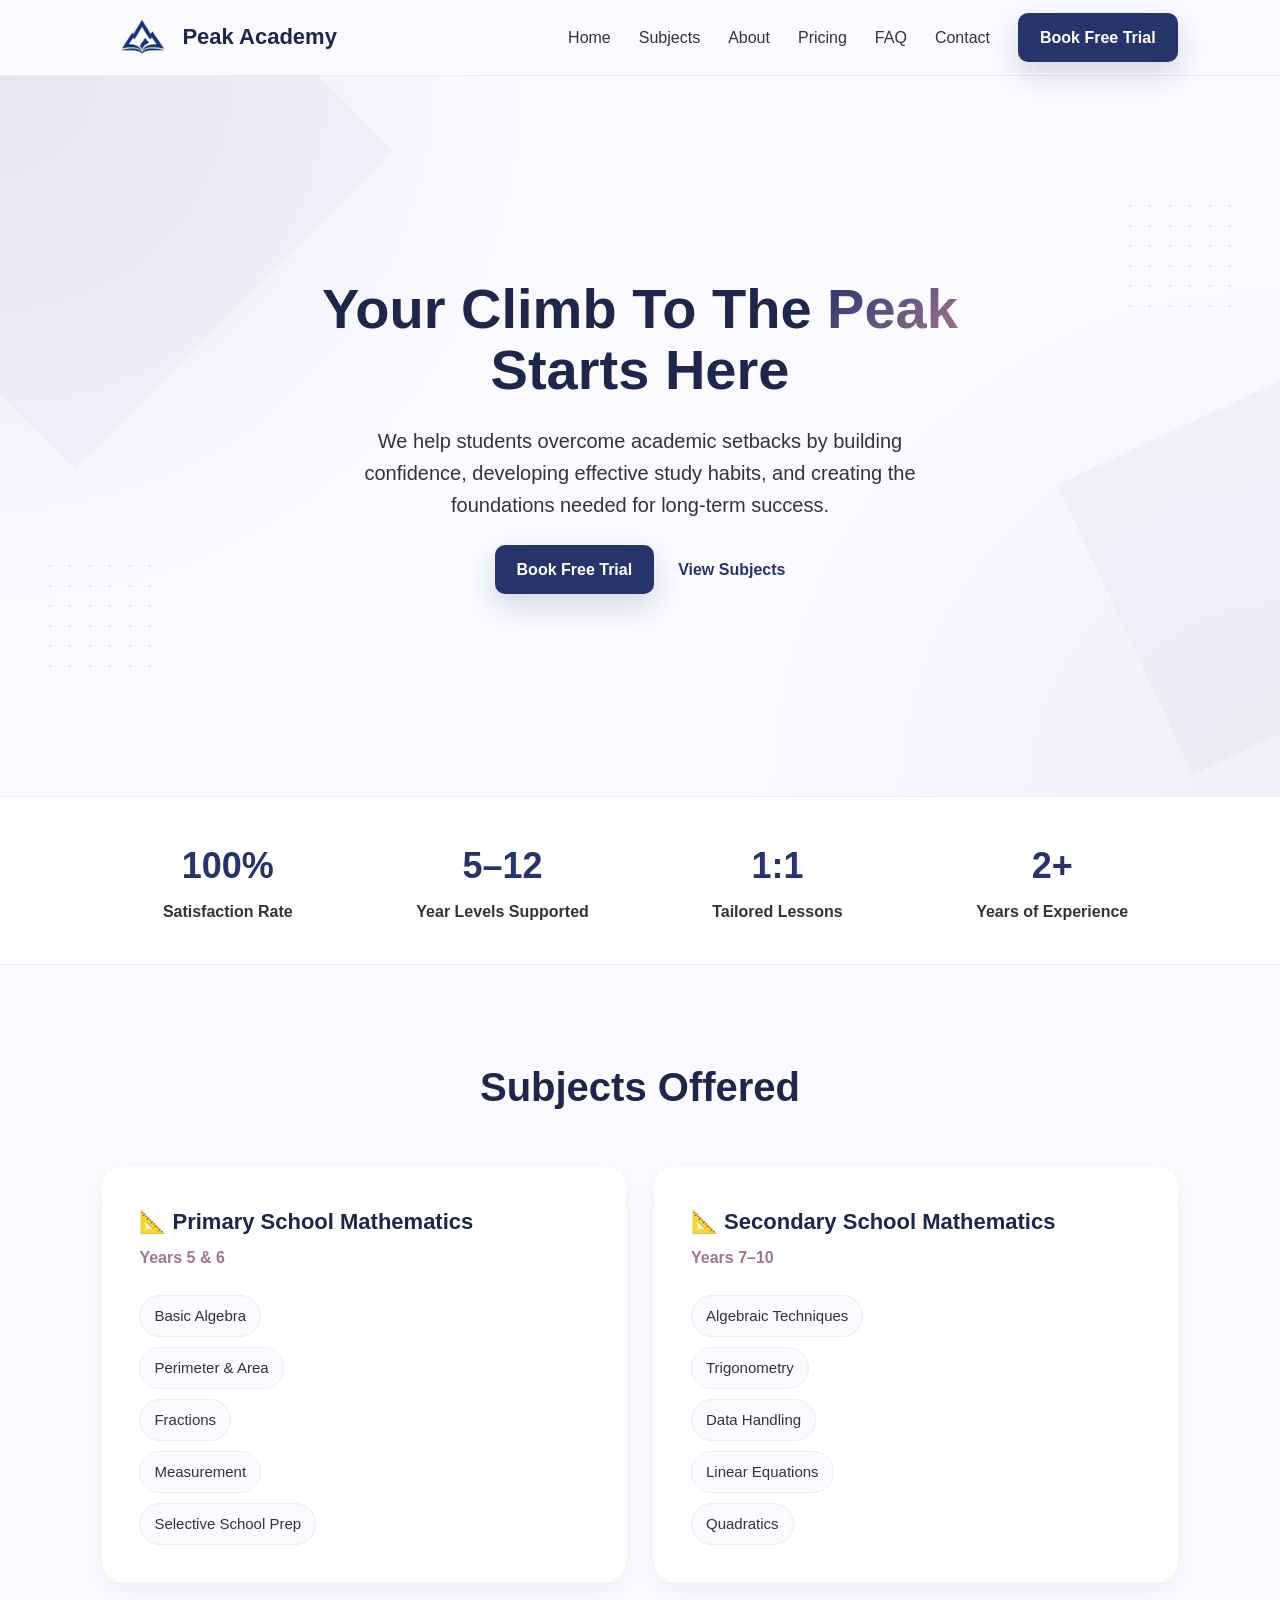
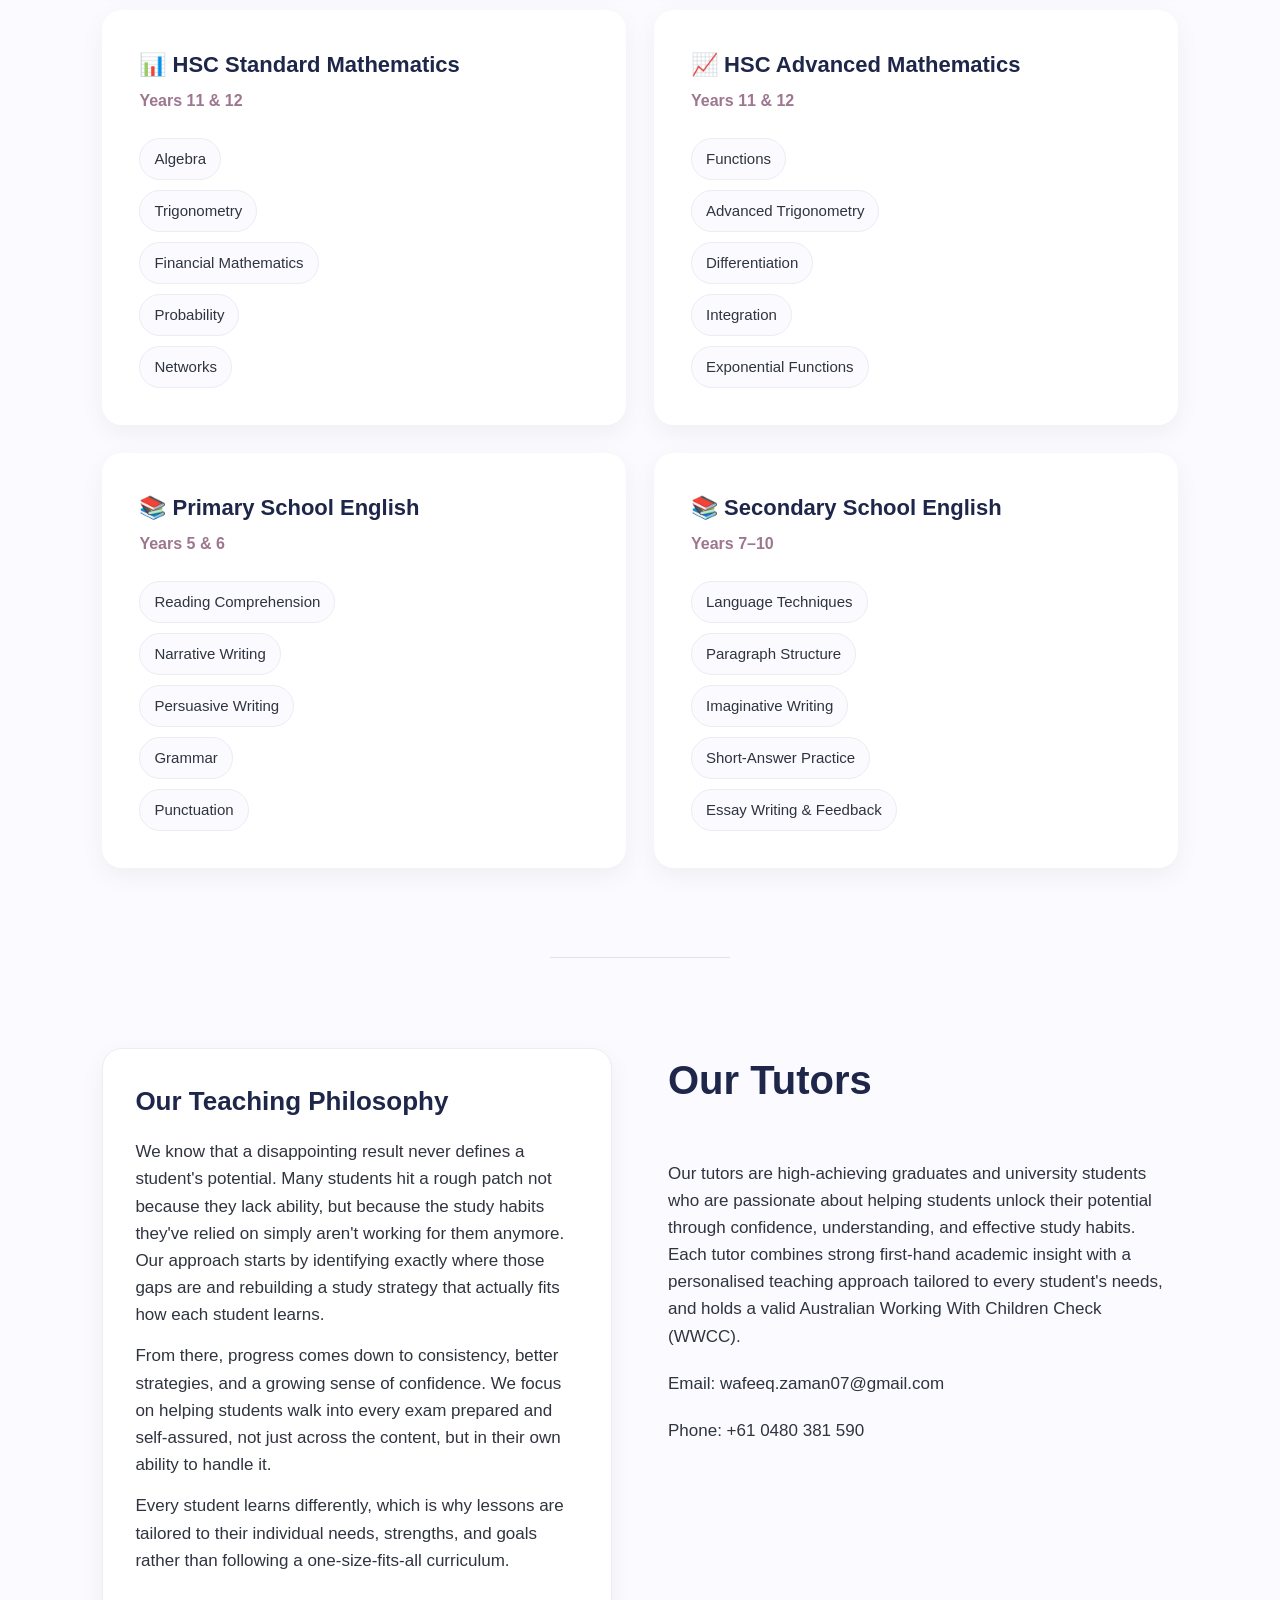
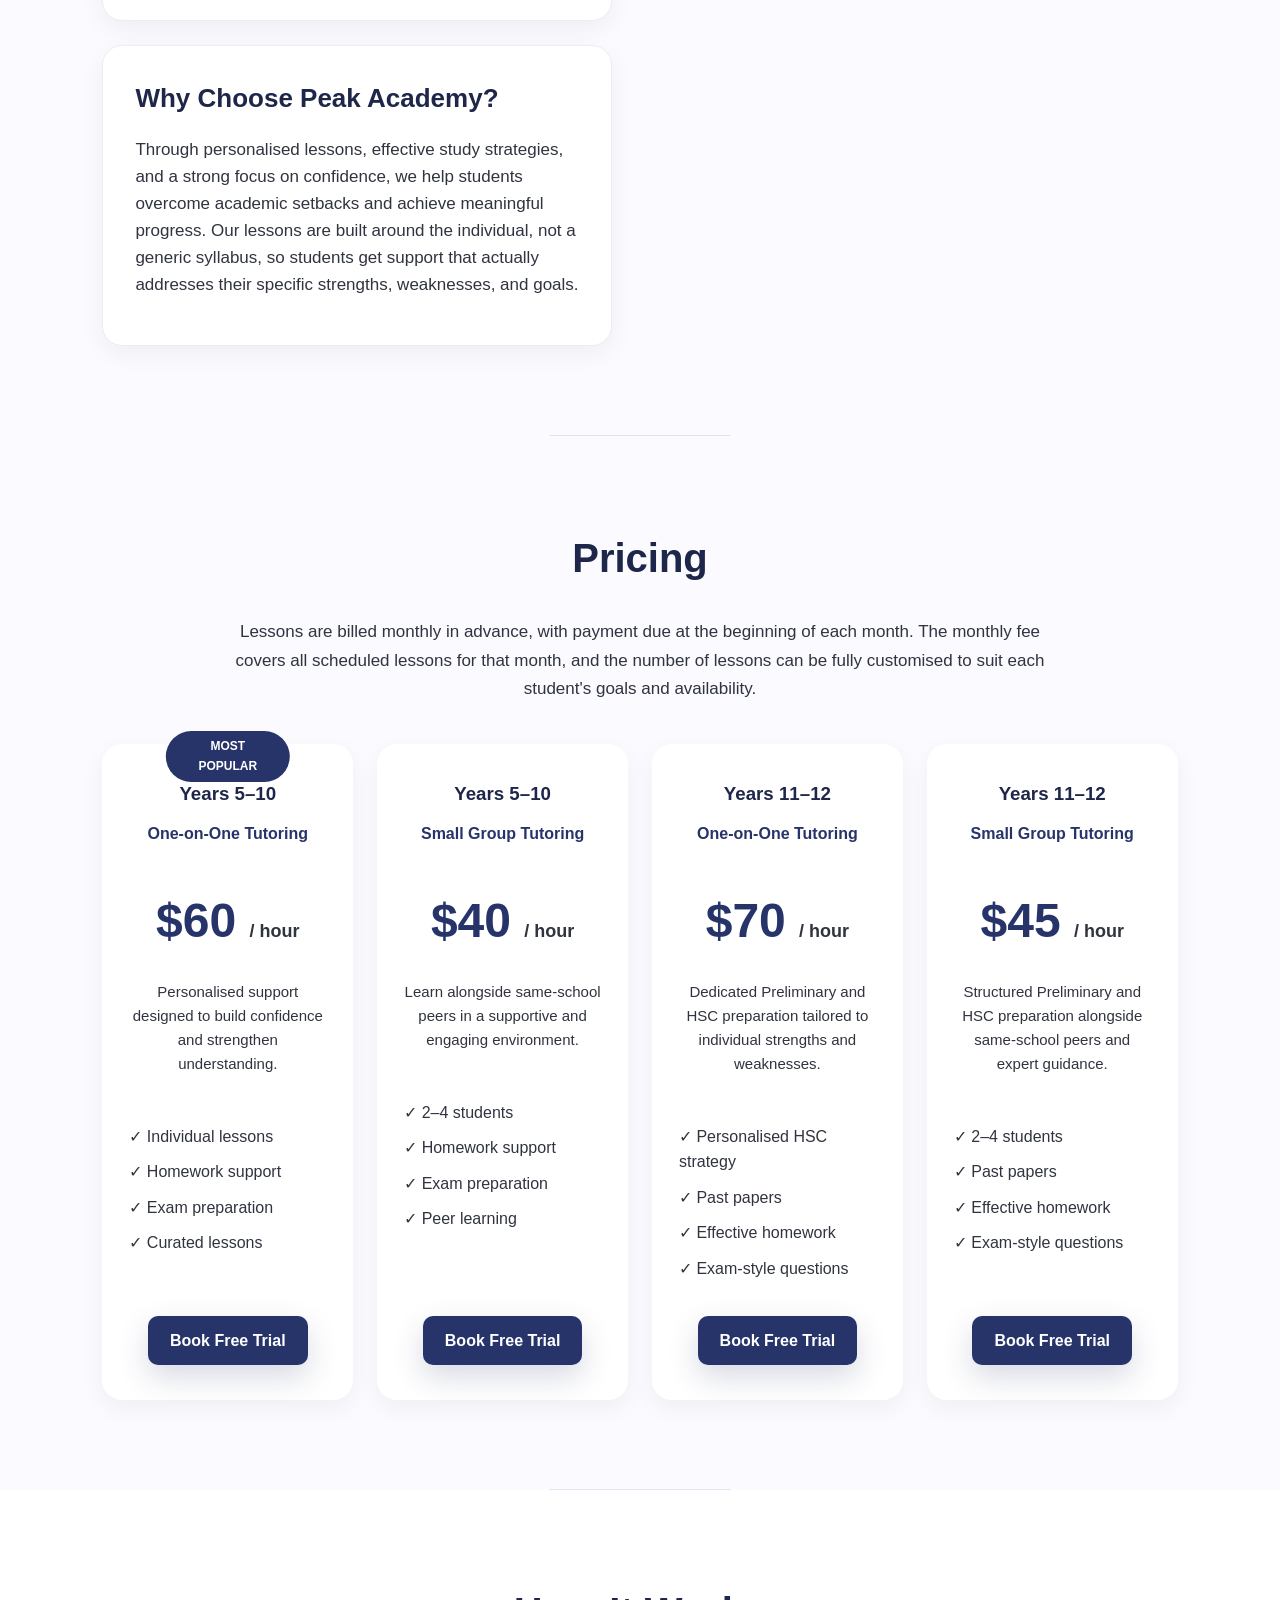
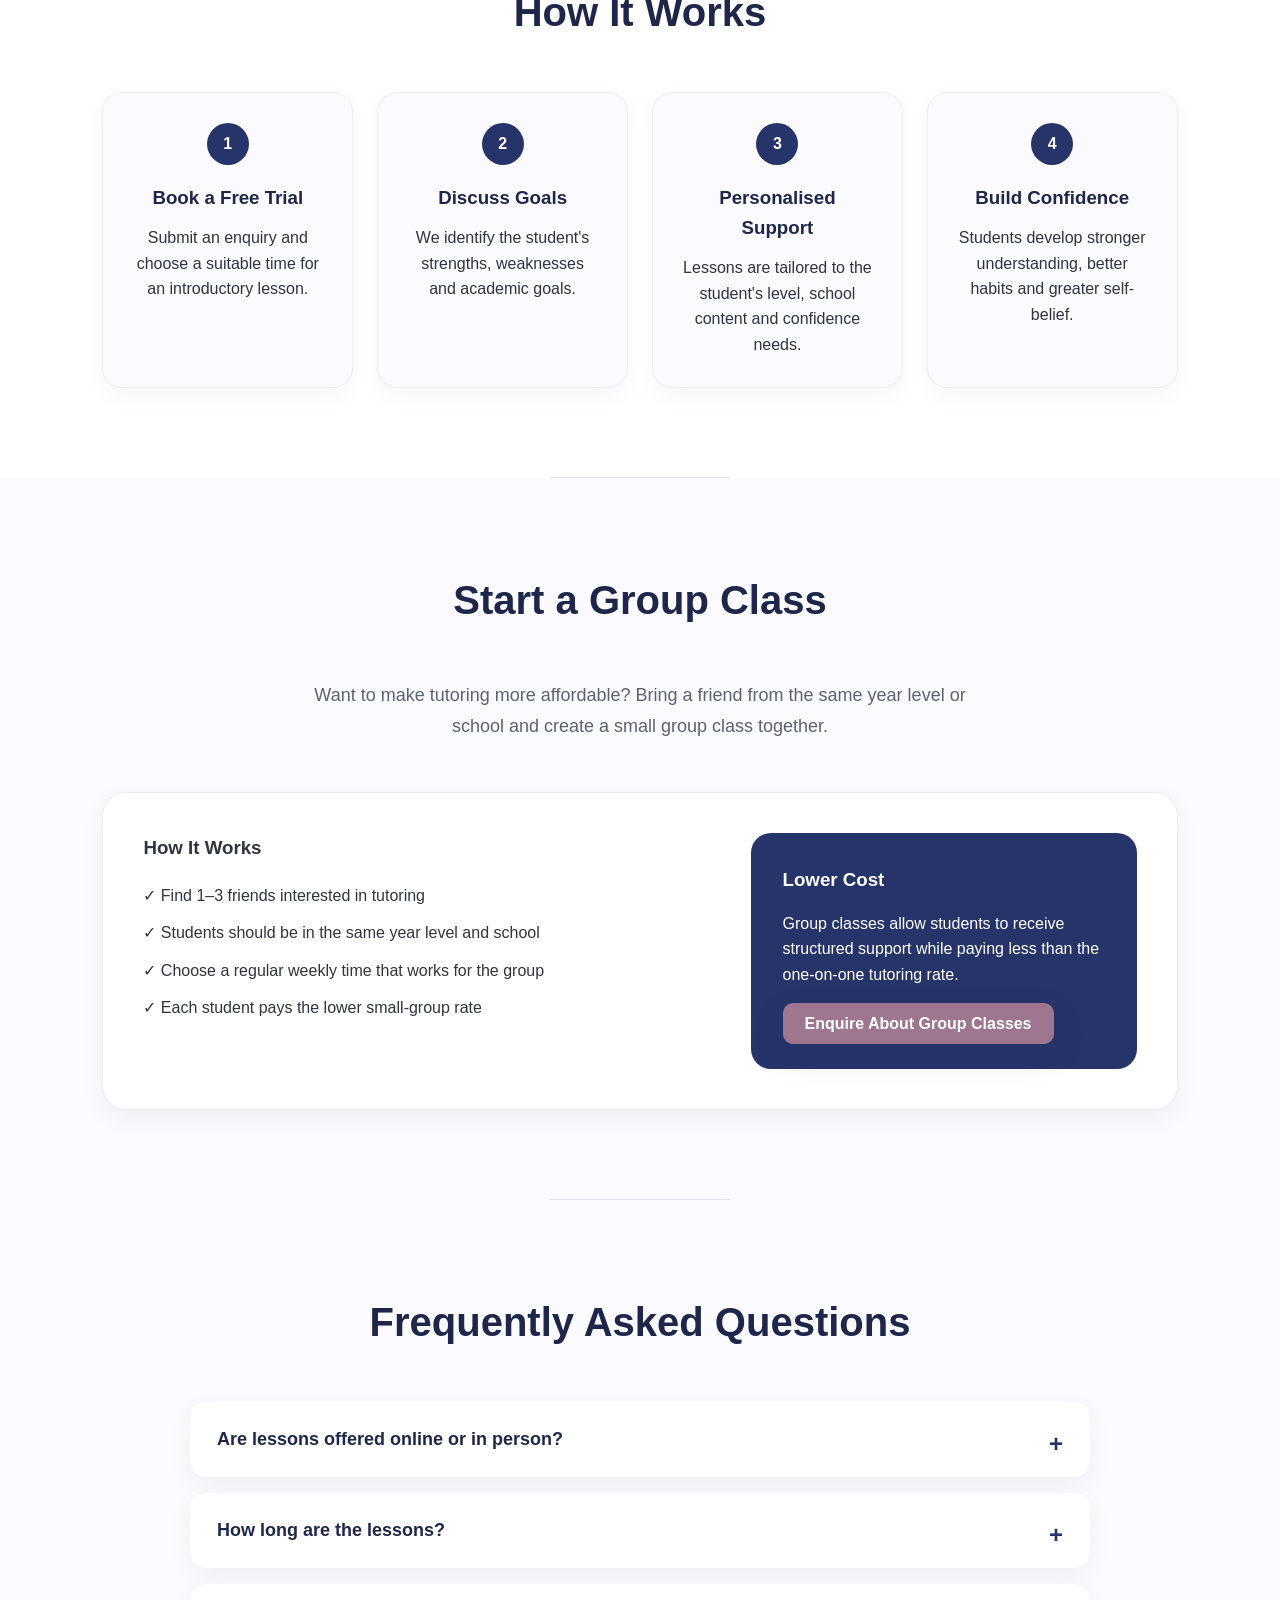
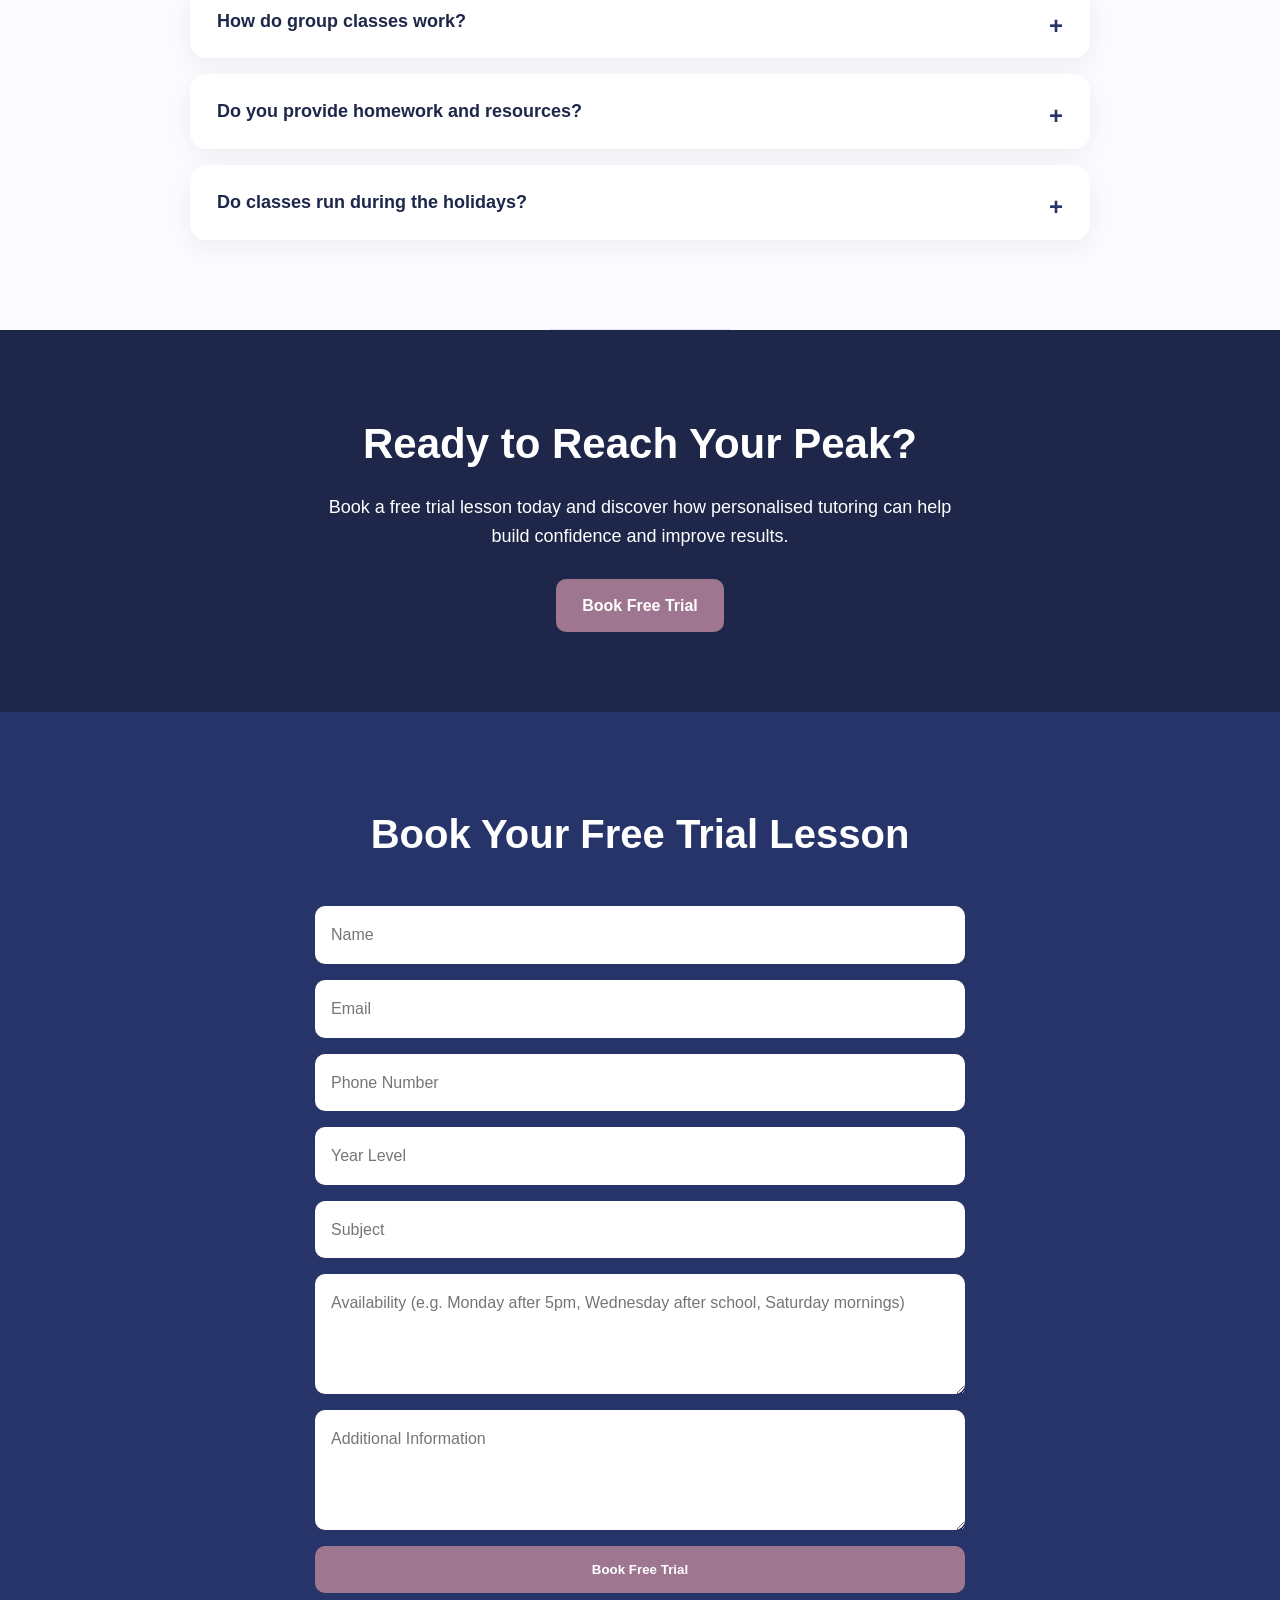
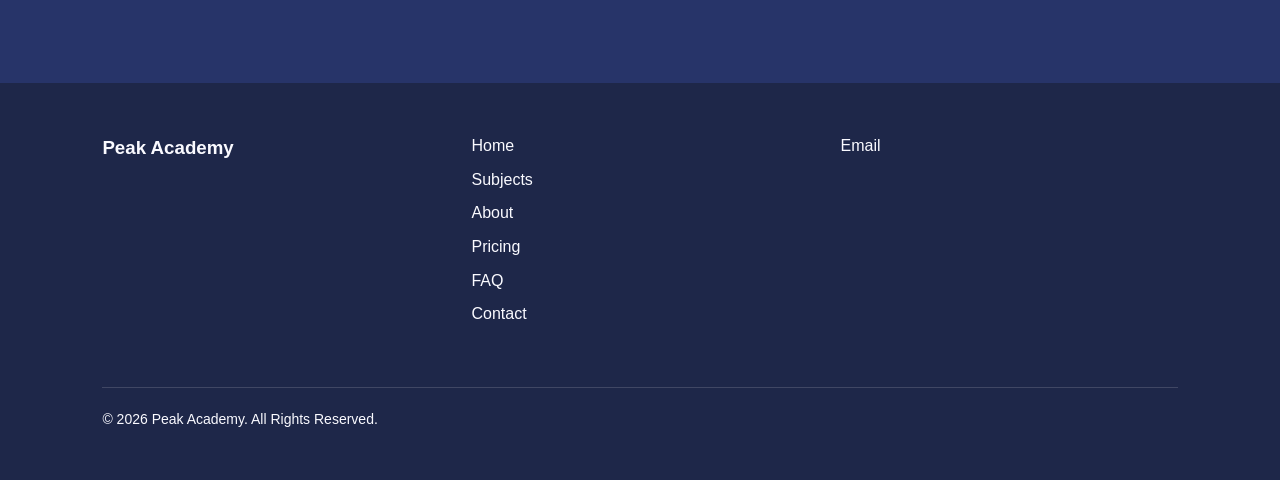
<file: index.html>
<!DOCTYPE html>
<html lang="en">
<head>
  <meta charset="UTF-8" />
  <meta name="viewport" content="width=device-width, initial-scale=1.0" />

  <title>Peak Academy</title>

  <link rel="icon" type="image/png" href="favicon.png">

  <link rel="stylesheet" href="style.css" />
</head>
<body>

<header class="navbar">
  <div class="logo">
    <img src="logo.png" alt="Peak Academy Logo">
    <span class="company-name">Peak Academy</span>
  </div>

  <nav>
    <a href="#home">Home</a>
    <a href="#subjects">Subjects</a>
    <a href="#about">About</a>
    <a href="#pricing">Pricing</a>
    <a href="#faq">FAQ</a>
    <a href="#contact">Contact</a>
    <a href="#contact" class="nav-btn">Book Free Trial</a>
  </nav>
</header>

<section id="home" class="hero">
  <div class="hero-dots-left"></div>
  <div class="hero-dots-right"></div>

  <h1>  Your Climb To The
  <span class="gradient-text">Peak</span>
  Starts Here</h1>

  <p>
    We help students overcome academic setbacks by building confidence, developing effective study habits, and creating the foundations needed for long-term success.

  <div class="hero-buttons">
    <a href="#contact" class="primary-btn">Book Free Trial</a>
    <a href="#subjects" class="secondary-link">View Subjects</a>
  </div>
</section>


<section class="stats-section">

    <div class="stat">
        <h3>100%</h3>
        <p>Satisfaction Rate</p>
    </div>

    <div class="stat">
        <h3>5–12</h3>
        <p>Year Levels Supported</p>
    </div>

    <div class="stat">
        <h3>1:1</h3>
        <p>Tailored Lessons</p>
    </div>

    <div class="stat">
        <h3>2+</h3>
        <p>Years of Experience</p>
    </div>

</section>


<section id="subjects" class="section">
  <h2>Subjects Offered</h2>

  <div class="card-grid four">
    <div class="subject-card">
      <h3>📐 Primary School Mathematics</h3>
      <p>Years 5 & 6</p>
      <ul>
        <li>Basic Algebra</li>
        <li>Perimeter & Area</li>
        <li>Fractions</li>
        <li>Measurement</li>
        <li>Selective School Prep</li>
      </ul>
    </div>

    <div class="subject-card">
      <h3>📐 Secondary School Mathematics</h3>
      <p>Years 7–10</p>
      <ul>
        <li>Algebraic Techniques</li>
        <li>Trigonometry</li>
        <li>Data Handling</li>
        <li>Linear Equations</li>
        <li>Quadratics</li>
      </ul>
    </div>

    <div class="subject-card">
      <h3>📊 HSC Standard Mathematics</h3>
      <p>Years 11 & 12</p>
      <ul>
        <li>Algebra</li>
        <li>Trigonometry</li>
        <li>Financial Mathematics</li>
        <li>Probability</li>
        <li>Networks</li>
      </ul>
    </div>

    <div class="subject-card">
      <h3>📈 HSC Advanced Mathematics</h3>
      <p>Years 11 & 12</p>
      <ul>
        <li>Functions</li>
        <li>Advanced Trigonometry</li>
        <li>Differentiation</li>
        <li>Integration</li>
        <li>Exponential Functions</li>
      </ul>
    </div>

    <div class="subject-card">
      <h3>📚 Primary School English</h3>
      <p>Years 5 & 6</p>
      <ul>
        <li>Reading Comprehension</li>
        <li>Narrative Writing</li>
        <li>Persuasive Writing</li>
        <li>Grammar</li>
        <li>Punctuation</li>
      </ul>
    </div>

    <div class="subject-card">
      <h3>📚 Secondary School English</h3>
      <p>Years 7–10</p>
      <ul>
        <li>Language Techniques</li>
        <li>Paragraph Structure</li>
        <li>Imaginative Writing</li>
        <li>Short-Answer Practice</li>
        <li>Essay Writing & Feedback</li>
      </ul>
    </div>
  </div>
</section>

<section id="about" class="section about">
  <div class="about-left">
    <div class="about-info-card">
      <h3>Our Teaching Philosophy</h3>

      <p>
        We know that a disappointing result never defines a student's potential. Many students hit a rough patch not because they lack ability, but because the study habits they've relied on simply aren't working for them anymore. Our approach starts by identifying exactly where those gaps are and rebuilding a study strategy that actually fits how each student learns.
      </p>

      <p>
        From there, progress comes down to consistency, better strategies, and a growing sense of confidence. We focus on helping students walk into every exam prepared and self-assured, not just across the content, but in their own ability to handle it.
      </p>

      <p>
        Every student learns differently, which is why lessons are tailored to their individual needs, strengths, and goals rather than following a one-size-fits-all curriculum.
      </p>
    </div>

    <div class="about-info-card">
      <h3>Why Choose Peak Academy?</h3>

      <p>
       Through personalised lessons, effective study strategies, and a strong focus on confidence, we help students overcome academic setbacks and achieve meaningful progress. Our lessons are built around the individual, not a generic syllabus, so students get support that actually addresses their specific strengths, weaknesses, and goals.
      </p>
    </div>
  </div>

  <div class="about-right">
    <h2>Our Tutors</h2>

    <p>
      Our tutors are high-achieving graduates and university students who are passionate about helping students unlock their potential through confidence, understanding, and effective study habits. Each tutor combines strong first-hand academic insight with a personalised teaching approach tailored to every student's needs, and holds a valid Australian Working With Children Check (WWCC).
    </p>
    <p>
     Email: wafeeq.zaman07@gmail.com 
    </p>
    <p>
      Phone: +61 0480 381 590
    </p>
  </div>
</section>
<section id="pricing" class="section">
  <h2>Pricing</h2>

  <p class="pricing-note">
    Lessons are billed monthly in advance, with payment due at the beginning of each month. The monthly fee covers all scheduled lessons for that month, and the number of lessons can be fully customised to suit each student's goals and availability.
  </p>

  <div class="pricing-grid">
    <div class="pricing-card popular">
      <div class="popular-badge">Most Popular</div>

      <h3>Years 5–10</h3>
      <p class="pricing-type">One-on-One Tutoring</p>

      <div class="price">$60 <span>/ hour</span></div>

      <p class="pricing-desc">
        Personalised support designed to build confidence and strengthen understanding.
      </p>

      <ul>
        <li>✓ Individual lessons</li>
        <li>✓ Homework support</li>
        <li>✓ Exam preparation</li>
        <li>✓ Curated lessons</li>
      </ul>

      <a href="#contact" class="primary-btn">Book Free Trial</a>
    </div>

    <div class="pricing-card">
      <h3>Years 5–10</h3>
      <p class="pricing-type">Small Group Tutoring</p>

      <div class="price">$40 <span>/ hour</span></div>

      <p class="pricing-desc">
        Learn alongside same-school peers in a supportive and engaging environment.
      </p>

      <ul>
        <li>✓ 2–4 students</li>
        <li>✓ Homework support</li>
        <li>✓ Exam preparation</li>
        <li>✓ Peer learning</li>
      </ul>

      <a href="#contact" class="primary-btn">Book Free Trial</a>
    </div>

    <div class="pricing-card">
      <h3>Years 11–12</h3>
      <p class="pricing-type">One-on-One Tutoring</p>

      <div class="price">$70 <span>/ hour</span></div>

      <p class="pricing-desc">
        Dedicated Preliminary and HSC preparation tailored to individual strengths and weaknesses.
      </p>

      <ul>
        <li>✓ Personalised HSC strategy</li>
        <li>✓ Past papers</li>
        <li>✓ Effective homework</li>
        <li>✓ Exam-style questions</li>
      </ul>

      <a href="#contact" class="primary-btn">Book Free Trial</a>
    </div>

    <div class="pricing-card">
      <h3>Years 11–12</h3>
      <p class="pricing-type">Small Group Tutoring</p>

      <div class="price">$45 <span>/ hour</span></div>

      <p class="pricing-desc">
        Structured Preliminary and HSC preparation alongside same-school peers and expert guidance.
      </p>

      <ul>
        <li>✓ 2–4 students</li>
        <li>✓ Past papers</li>
        <li>✓ Effective homework</li>
        <li>✓ Exam-style questions</li>
      </ul>

      <a href="#contact" class="primary-btn">Book Free Trial</a>
    </div>
  </div>
</section>

<section class="section how-it-works">
  <h2>How It Works</h2>

  <div class="steps-grid">
    <div class="step-card">
      <span>1</span>
      <h3>Book a Free Trial</h3>
      <p>Submit an enquiry and choose a suitable time for an introductory lesson.</p>
    </div>

    <div class="step-card">
      <span>2</span>
      <h3>Discuss Goals</h3>
      <p>We identify the student's strengths, weaknesses and academic goals.</p>
    </div>

    <div class="step-card">
      <span>3</span>
      <h3>Personalised Support</h3>
      <p>Lessons are tailored to the student's level, school content and confidence needs.</p>
    </div>

    <div class="step-card">
      <span>4</span>
      <h3>Build Confidence</h3>
      <p>Students develop stronger understanding, better habits and greater self-belief.</p>
    </div>
  </div>
</section>

<section class="section section-light group-enrol">
  <h2>Start a Group Class</h2>

  <p class="section-subtitle">
    Want to make tutoring more affordable? Bring a friend from the same year level or school and create a small group class together.
  </p>

  <div class="group-card">
    <div>
      <h3>How It Works</h3>

      <ul>
        <li>✓ Find 1–3 friends interested in tutoring</li>
        <li>✓ Students should be in the same year level and school</li>
        <li>✓ Choose a regular weekly time that works for the group</li>
        <li>✓ Each student pays the lower small-group rate</li>
      </ul>
    </div>

    <div class="group-highlight">
      <h3>Lower Cost</h3>
      <p>
        Group classes allow students to receive structured support while paying less than the one-on-one tutoring rate.
      </p>

      <a href="#contact" class="primary-btn">Enquire About Group Classes</a>
    </div>
  </div>
</section>

<section id="faq" class="section faq-section">
  <h2>Frequently Asked Questions</h2>

  <div class="faq-container">
    <details class="faq-item">
      <summary>Are lessons offered online or in person?</summary>
      <p>Lessons are primarily conducted online. However, in-person arrangements can be made depending on location and availability.</p>
    </details>

    <details class="faq-item">
      <summary>How long are the lessons?</summary>
      <p>In one-on-one classes, lesson length can be chosen based on the student's needs. In group classes, lessons usually range from 1 to 2 hours.</p>
    </details>

    <details class="faq-item">
      <summary>How do group classes work?</summary>
      <p>Group classes consist of 2–4 students in the same year level and school, helping students prepare for similar topics and assessments.</p>
    </details>

    <details class="faq-item">
      <summary>Do you provide homework and resources?</summary>
      <p>Yes. Resources include guided homework, custom-made exams and OneNote topic explanations students can review at any time.</p>
    </details>

    <details class="faq-item">
      <summary>Do classes run during the holidays?</summary>
      <p>Yes. Classes continue within school holidays which help the student move ahead of their peers or prepare themselves for the next term by working on weaknesses.</p>

  </div>
</section>

<section class="final-cta">
  <h2>Ready to Reach Your Peak?</h2>
  <p>
    Book a free trial lesson today and discover how personalised tutoring can help build confidence and improve results.
  </p>
  <a href="#contact" class="cta-light-btn">Book Free Trial</a>
</section>

<section id="contact" class="booking">
  <h2>Book Your Free Trial Lesson</h2>

<form
    action="https://formspree.io/f/xvzybzbp"
    method="POST"
>

    <input
        type="hidden"
        name="_next"
        value="success.html"
    >

    <input
        type="text"
        name="name"
        placeholder="Name"
        required
    >

    <input
        type="email"
        name="email"
        placeholder="Email"
        required
    >

    <input
        type="tel"
        name="phone"
        placeholder="Phone Number"
    >

    <input
        type="text"
        name="year_level"
        placeholder="Year Level"
    >

    <input
        type="text"
        name="subject"
        placeholder="Subject"
    >

    <textarea
        name="availability"
        placeholder="Availability (e.g. Monday after 5pm, Wednesday after school, Saturday mornings)"
    ></textarea>

    <textarea
        name="message"
        placeholder="Additional Information"
    ></textarea>

    <button type="submit">
        Book Free Trial
    </button>

</form>
</section>

<footer>
  <div>
    <h3>Peak Academy</h3>
  </div>

  <div>
    <a href="#home">Home</a>
    <a href="#subjects">Subjects</a>
    <a href="#about">About</a>
    <a href="#pricing">Pricing</a>
    <a href="#faq">FAQ</a>
    <a href="#contact">Contact</a>
  </div>

  <div>
    <p>Email</p>
  </div>

  <p class="copyright">© 2026 Peak Academy. All Rights Reserved.</p>
</footer>

</body>
</html>
</file>
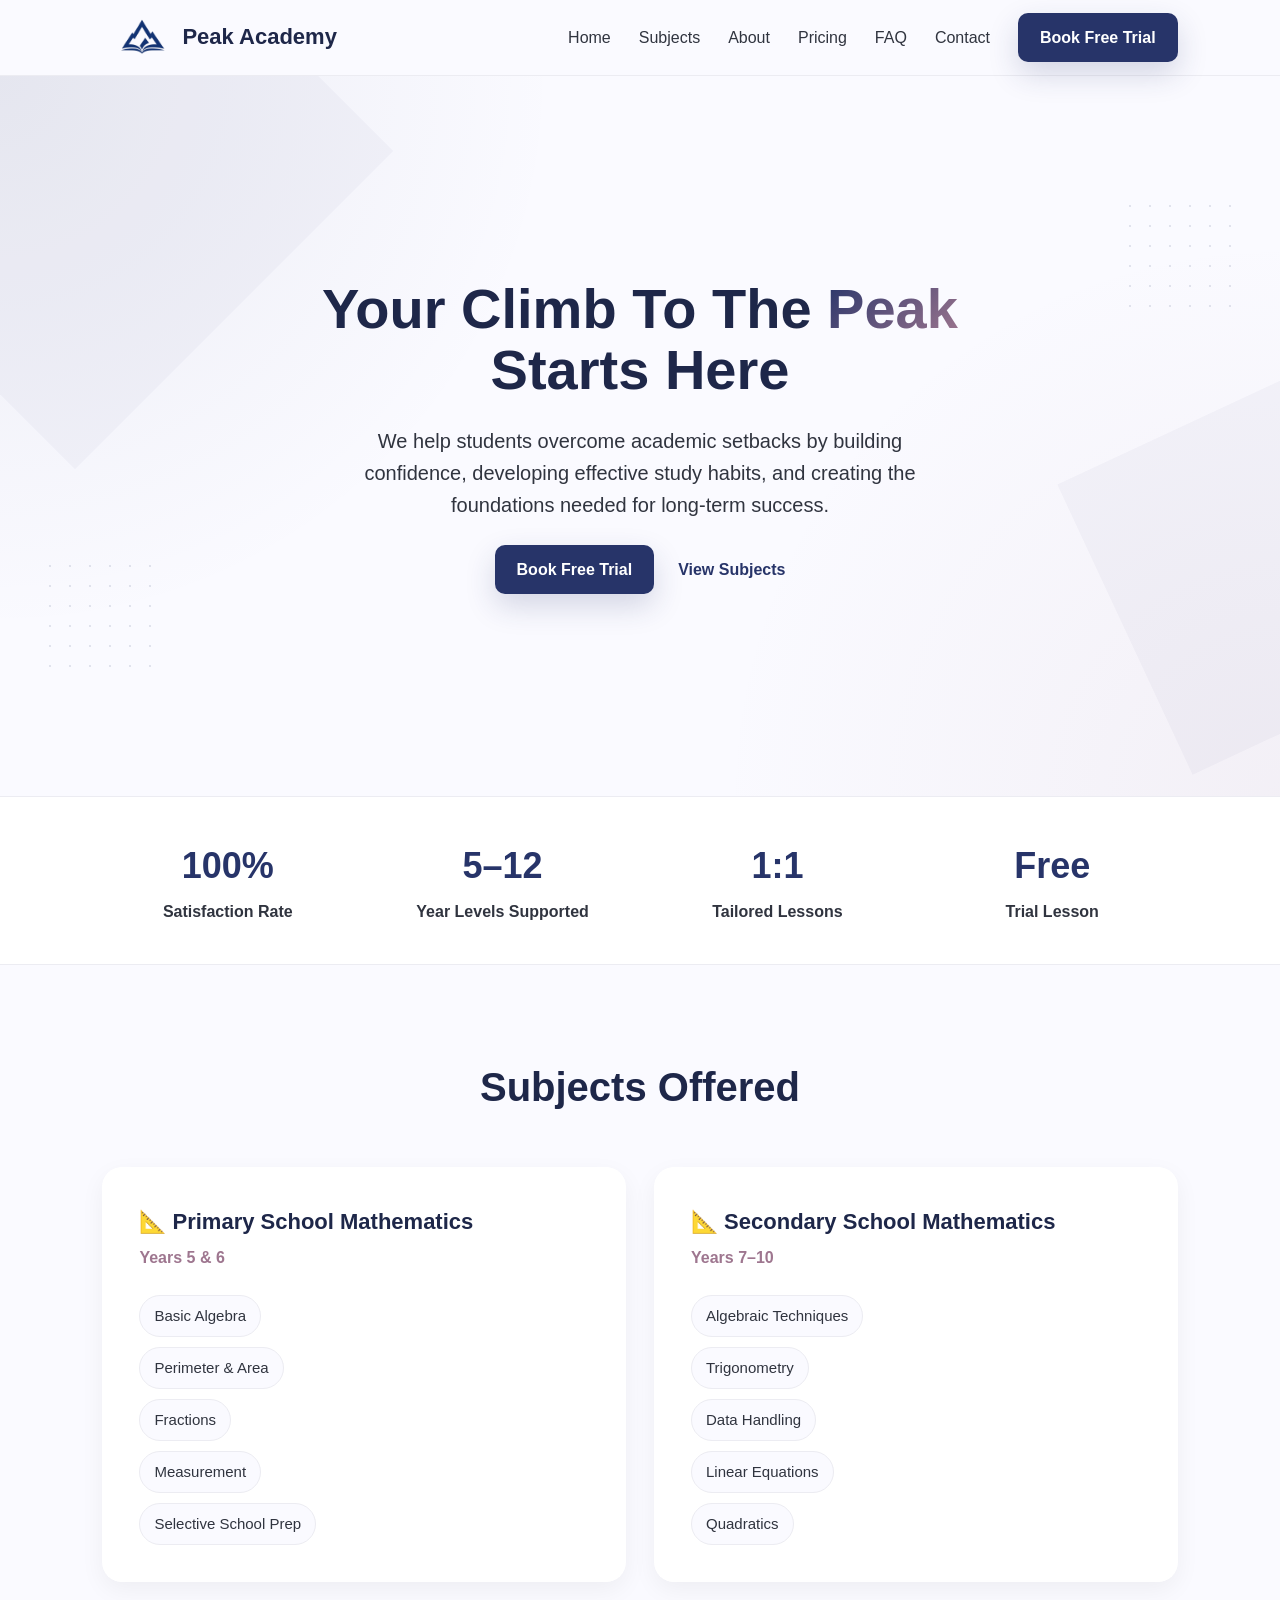
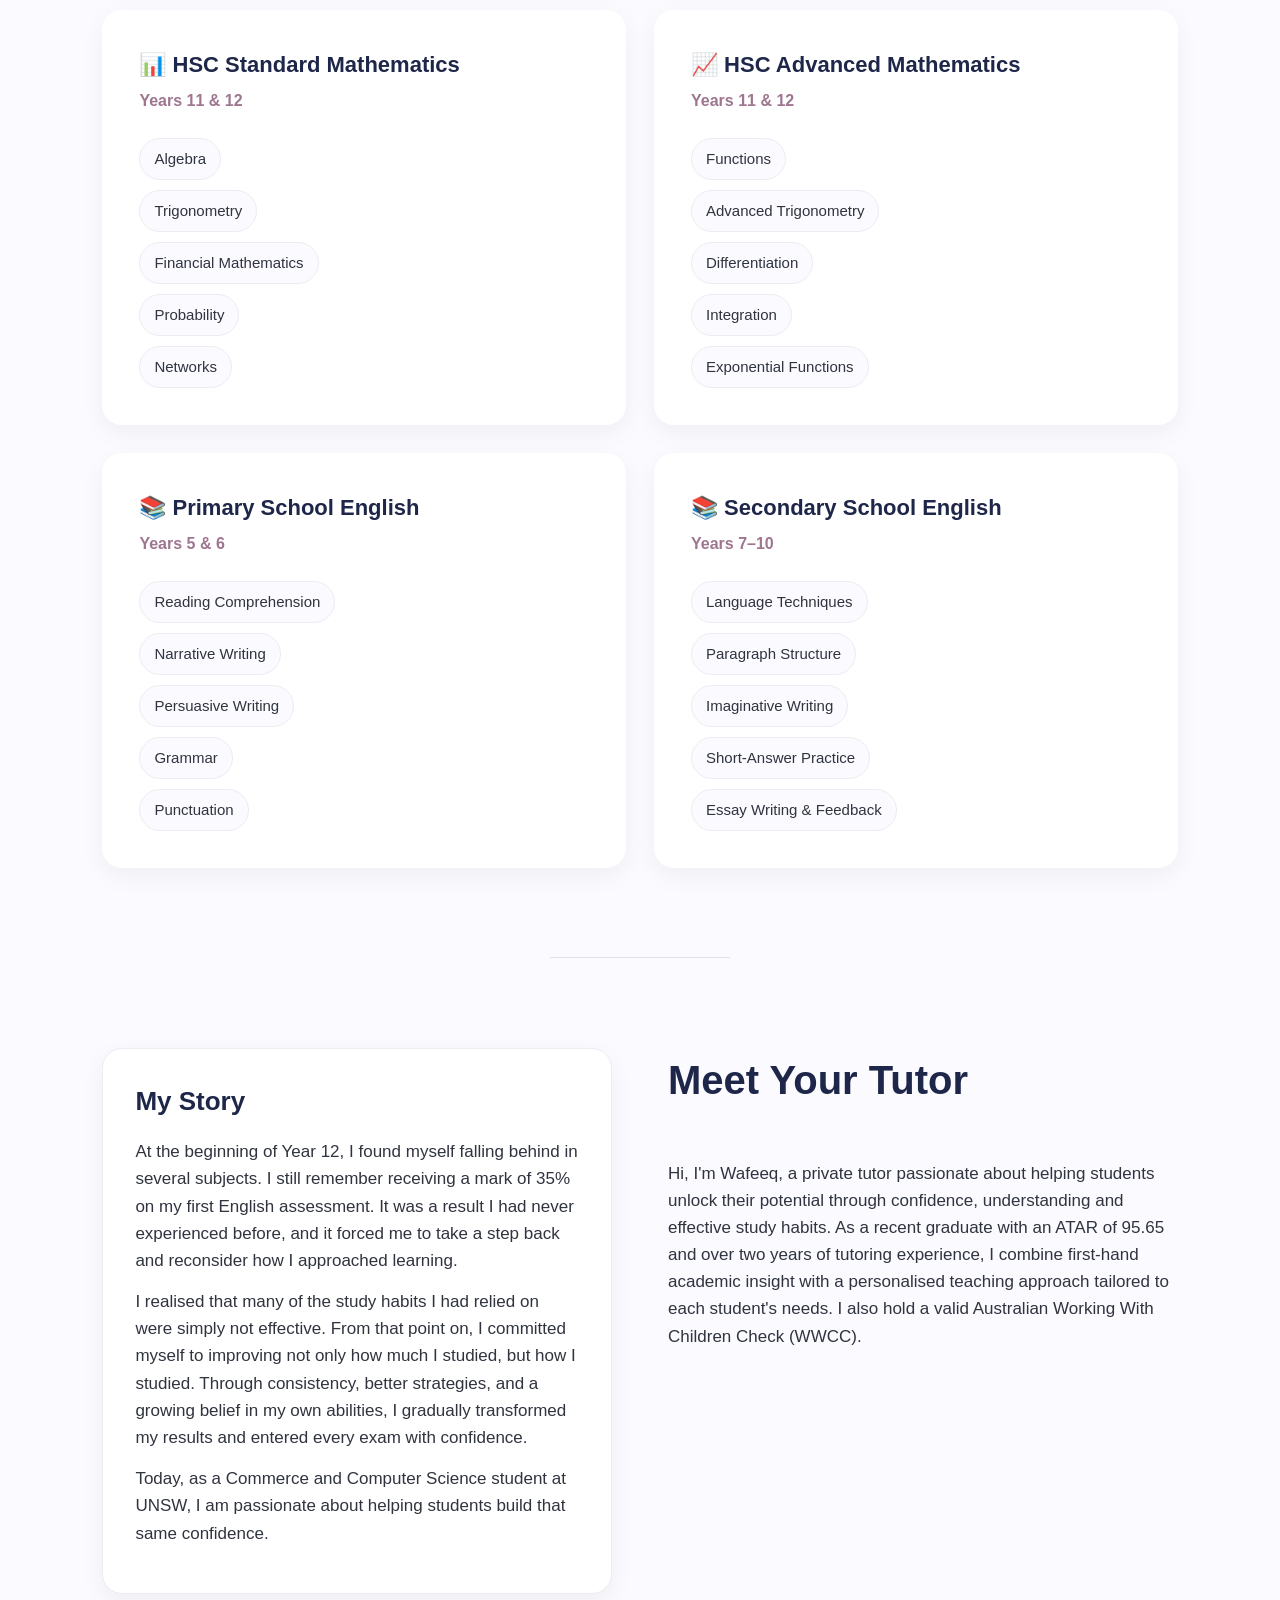
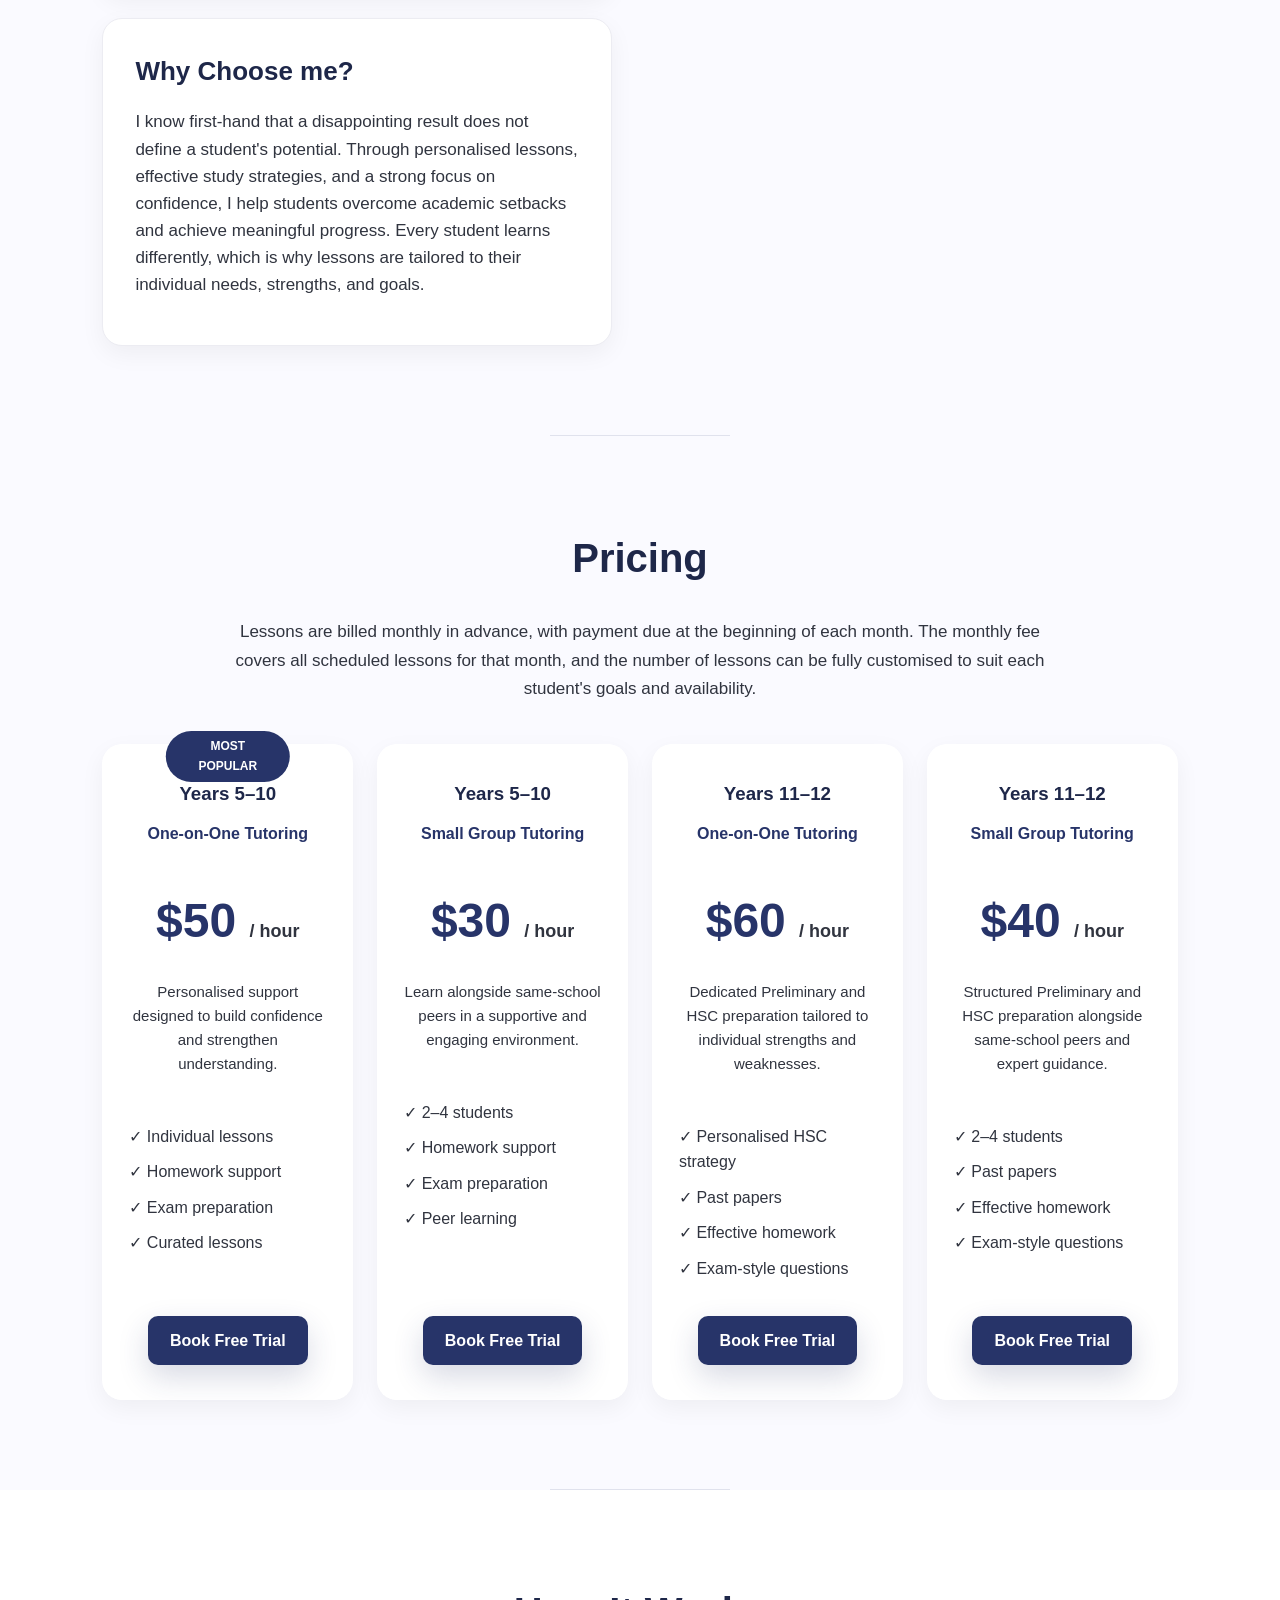
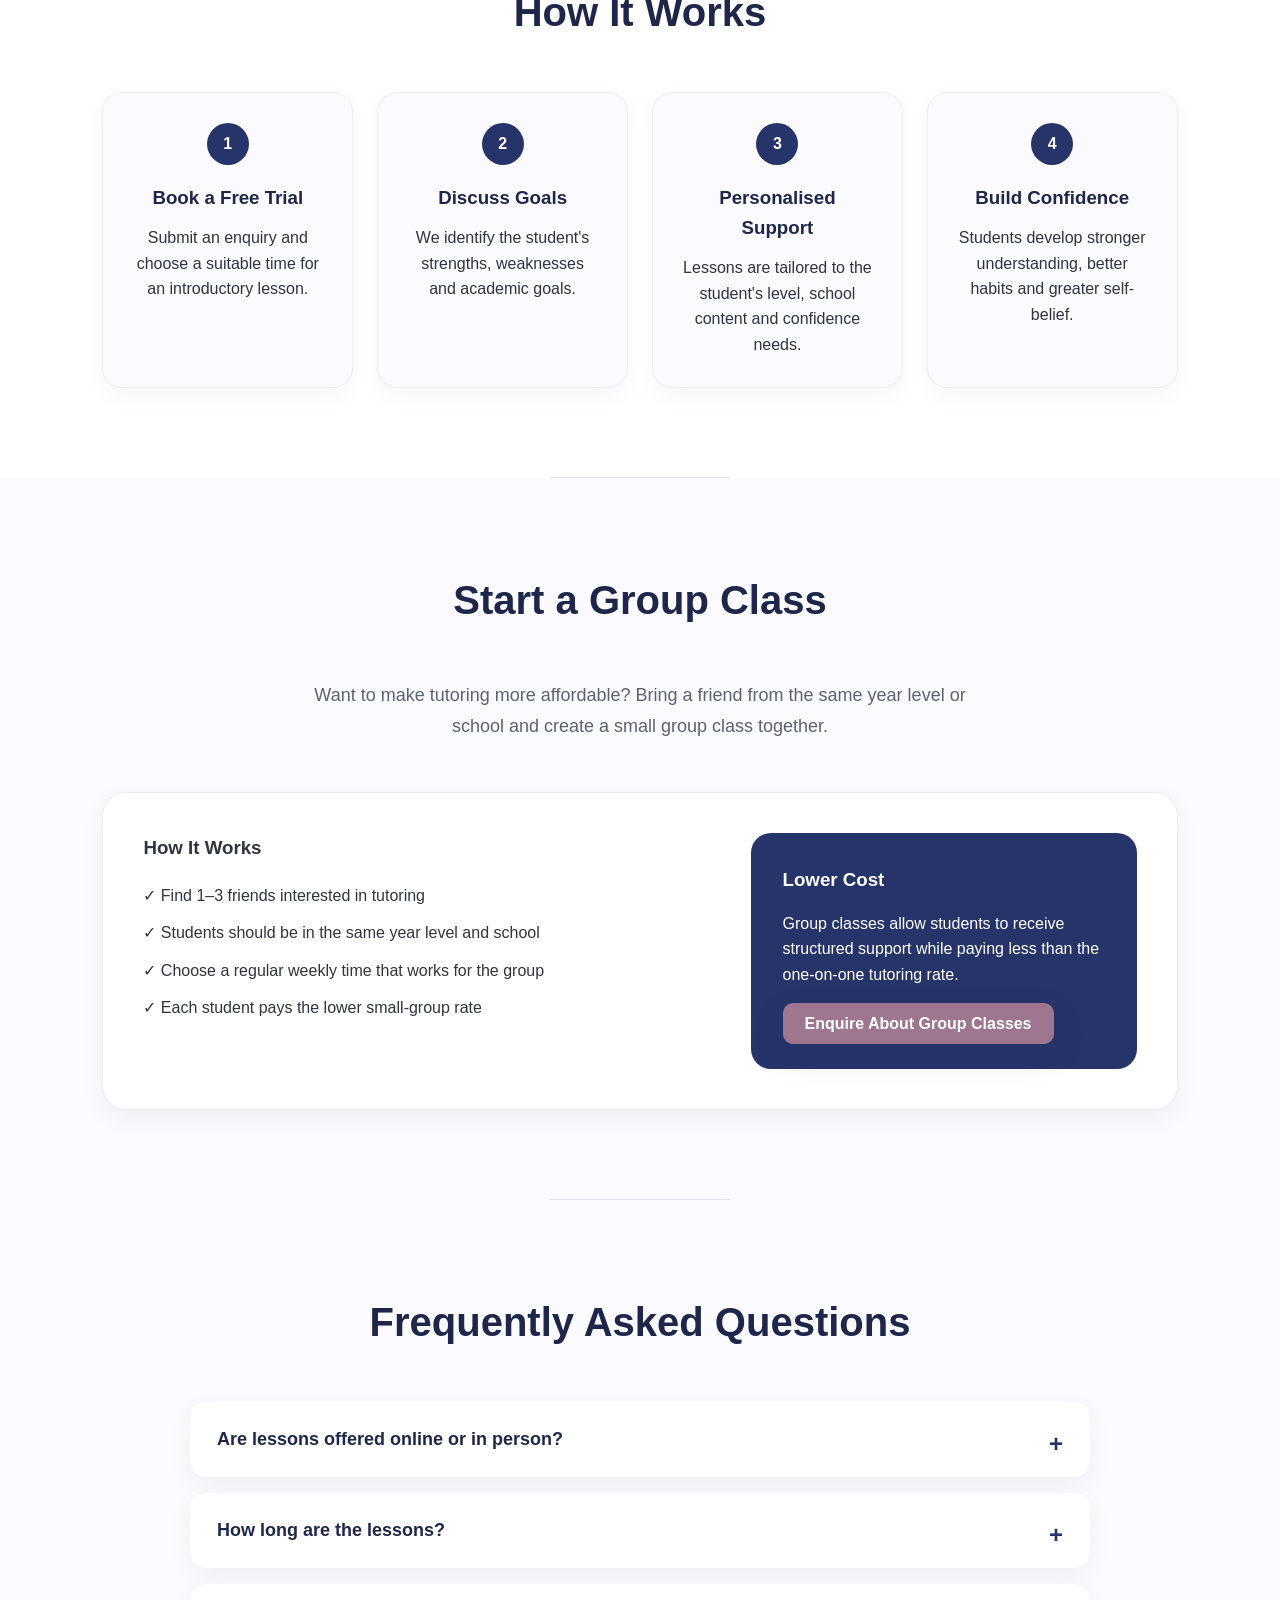
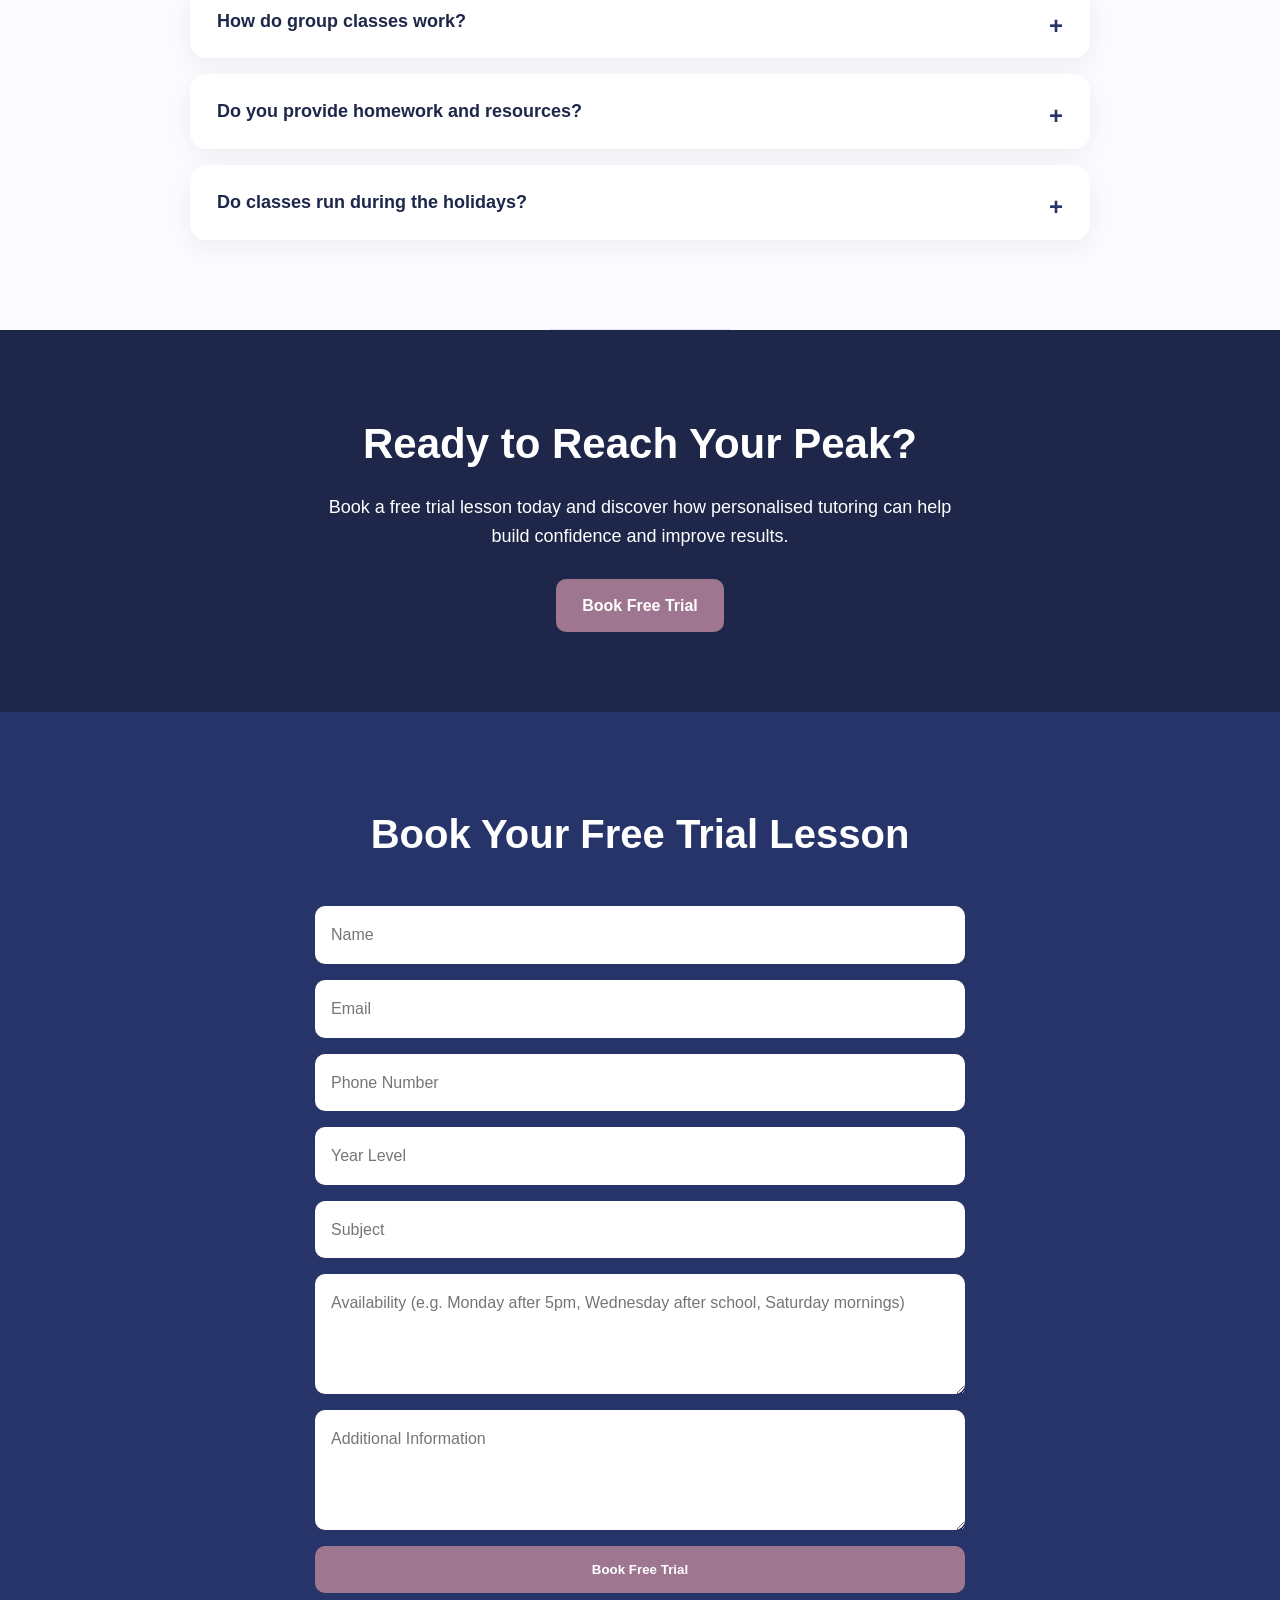
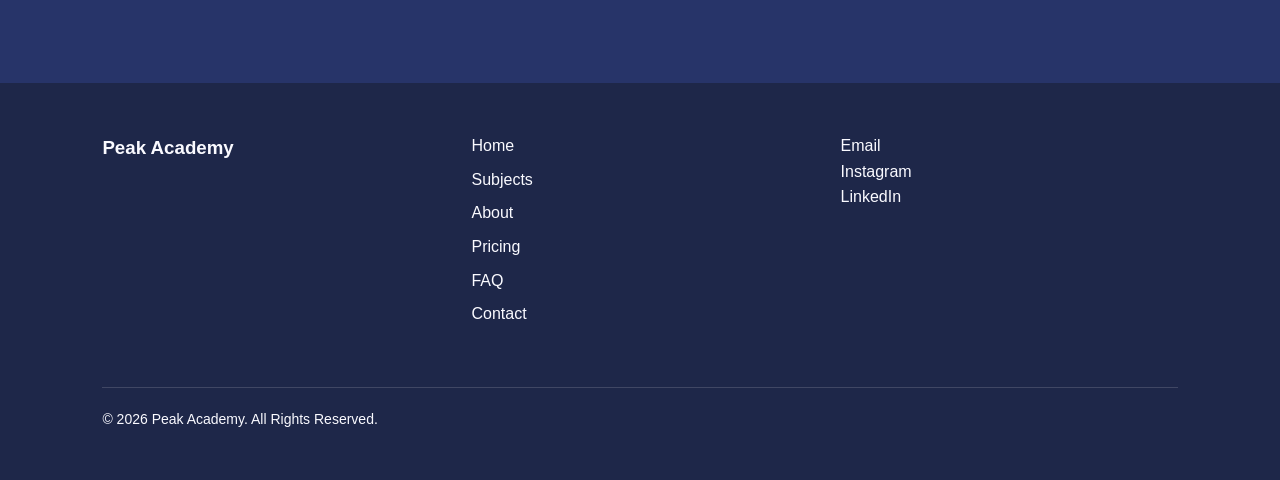
<file: site.html>
<!DOCTYPE html>
<html lang="en">
<head>
  <meta charset="UTF-8" />
  <meta name="viewport" content="width=device-width, initial-scale=1.0" />

  <title>Peak Academy</title>

  <link rel="icon" type="image/png" href="favicon.png">

  <link rel="stylesheet" href="style.css" />
</head>
<body>

<header class="navbar">
  <div class="logo">
    <img src="logo.png" alt="Peak Academy Logo">
    <span class="company-name">Peak Academy</span>
  </div>

  <nav>
    <a href="#home">Home</a>
    <a href="#subjects">Subjects</a>
    <a href="#about">About</a>
    <a href="#pricing">Pricing</a>
    <a href="#faq">FAQ</a>
    <a href="#contact">Contact</a>
    <a href="#contact" class="nav-btn">Book Free Trial</a>
  </nav>
</header>

<section id="home" class="hero">
  <div class="hero-dots-left"></div>
  <div class="hero-dots-right"></div>

  <h1>  Your Climb To The
  <span class="gradient-text">Peak</span>
  Starts Here</h1>

  <p>
    We help students overcome academic setbacks by building confidence, developing effective study habits, and creating the foundations needed for long-term success.

  <div class="hero-buttons">
    <a href="#contact" class="primary-btn">Book Free Trial</a>
    <a href="#subjects" class="secondary-link">View Subjects</a>
  </div>
</section>


<section class="stats-section">

    <div class="stat">
        <h3>100%</h3>
        <p>Satisfaction Rate</p>
    </div>

    <div class="stat">
        <h3>5–12</h3>
        <p>Year Levels Supported</p>
    </div>

    <div class="stat">
        <h3>1:1</h3>
        <p>Tailored Lessons</p>
    </div>

    <div class="stat">
        <h3>Free</h3>
        <p>Trial Lesson</p>
    </div>

</section>


<section id="subjects" class="section">
  <h2>Subjects Offered</h2>

  <div class="card-grid four">
    <div class="subject-card">
      <h3>📐 Primary School Mathematics</h3>
      <p>Years 5 & 6</p>
      <ul>
        <li>Basic Algebra</li>
        <li>Perimeter & Area</li>
        <li>Fractions</li>
        <li>Measurement</li>
        <li>Selective School Prep</li>
      </ul>
    </div>

    <div class="subject-card">
      <h3>📐 Secondary School Mathematics</h3>
      <p>Years 7–10</p>
      <ul>
        <li>Algebraic Techniques</li>
        <li>Trigonometry</li>
        <li>Data Handling</li>
        <li>Linear Equations</li>
        <li>Quadratics</li>
      </ul>
    </div>

    <div class="subject-card">
      <h3>📊 HSC Standard Mathematics</h3>
      <p>Years 11 & 12</p>
      <ul>
        <li>Algebra</li>
        <li>Trigonometry</li>
        <li>Financial Mathematics</li>
        <li>Probability</li>
        <li>Networks</li>
      </ul>
    </div>

    <div class="subject-card">
      <h3>📈 HSC Advanced Mathematics</h3>
      <p>Years 11 & 12</p>
      <ul>
        <li>Functions</li>
        <li>Advanced Trigonometry</li>
        <li>Differentiation</li>
        <li>Integration</li>
        <li>Exponential Functions</li>
      </ul>
    </div>

    <div class="subject-card">
      <h3>📚 Primary School English</h3>
      <p>Years 5 & 6</p>
      <ul>
        <li>Reading Comprehension</li>
        <li>Narrative Writing</li>
        <li>Persuasive Writing</li>
        <li>Grammar</li>
        <li>Punctuation</li>
      </ul>
    </div>

    <div class="subject-card">
      <h3>📚 Secondary School English</h3>
      <p>Years 7–10</p>
      <ul>
        <li>Language Techniques</li>
        <li>Paragraph Structure</li>
        <li>Imaginative Writing</li>
        <li>Short-Answer Practice</li>
        <li>Essay Writing & Feedback</li>
      </ul>
    </div>
  </div>
</section>

<section id="about" class="section about">
  <div class="about-left">
    <div class="about-info-card">
      <h3>My Story</h3>

      <p>
        At the beginning of Year 12, I found myself falling behind in several subjects. I still remember receiving a mark of 35% on my first English assessment. It was a result I had never experienced before, and it forced me to take a step back and reconsider how I approached learning.
      </p>

      <p>
        I realised that many of the study habits I had relied on were simply not effective. From that point on, I committed myself to improving not only how much I studied, but how I studied. Through consistency, better strategies, and a growing belief in my own abilities, I gradually transformed my results and entered every exam with confidence.
      </p>

      <p>
        Today, as a Commerce and Computer Science student at UNSW, I am passionate about helping students build that same confidence.
      </p>
    </div>

    <div class="about-info-card">
      <h3>Why Choose me?</h3>

      <p>
       I know first-hand that a disappointing result does not define a student's potential. Through personalised lessons, effective study strategies, and a strong focus on confidence, I help students overcome academic setbacks and achieve meaningful progress. Every student learns differently, which is why lessons are tailored to their individual needs, strengths, and goals.
      </p>
    </div>
  </div>

  <div class="about-right">
    <h2>Meet Your Tutor</h2>

    <p>
      Hi, I'm Wafeeq, a private tutor passionate about helping students unlock their potential through confidence, understanding and effective study habits. As a recent graduate with an ATAR of 95.65 and over two years of tutoring experience, I combine first-hand academic insight with a personalised teaching approach tailored to each student's needs. I also hold a valid Australian Working With Children Check (WWCC).
    </p>
  </div>
</section>

<section id="pricing" class="section">
  <h2>Pricing</h2>

  <p class="pricing-note">
    Lessons are billed monthly in advance, with payment due at the beginning of each month. The monthly fee covers all scheduled lessons for that month, and the number of lessons can be fully customised to suit each student's goals and availability.
  </p>

  <div class="pricing-grid">
    <div class="pricing-card popular">
      <div class="popular-badge">Most Popular</div>

      <h3>Years 5–10</h3>
      <p class="pricing-type">One-on-One Tutoring</p>

      <div class="price">$50 <span>/ hour</span></div>

      <p class="pricing-desc">
        Personalised support designed to build confidence and strengthen understanding.
      </p>

      <ul>
        <li>✓ Individual lessons</li>
        <li>✓ Homework support</li>
        <li>✓ Exam preparation</li>
        <li>✓ Curated lessons</li>
      </ul>

      <a href="#contact" class="primary-btn">Book Free Trial</a>
    </div>

    <div class="pricing-card">
      <h3>Years 5–10</h3>
      <p class="pricing-type">Small Group Tutoring</p>

      <div class="price">$30 <span>/ hour</span></div>

      <p class="pricing-desc">
        Learn alongside same-school peers in a supportive and engaging environment.
      </p>

      <ul>
        <li>✓ 2–4 students</li>
        <li>✓ Homework support</li>
        <li>✓ Exam preparation</li>
        <li>✓ Peer learning</li>
      </ul>

      <a href="#contact" class="primary-btn">Book Free Trial</a>
    </div>

    <div class="pricing-card">
      <h3>Years 11–12</h3>
      <p class="pricing-type">One-on-One Tutoring</p>

      <div class="price">$60 <span>/ hour</span></div>

      <p class="pricing-desc">
        Dedicated Preliminary and HSC preparation tailored to individual strengths and weaknesses.
      </p>

      <ul>
        <li>✓ Personalised HSC strategy</li>
        <li>✓ Past papers</li>
        <li>✓ Effective homework</li>
        <li>✓ Exam-style questions</li>
      </ul>

      <a href="#contact" class="primary-btn">Book Free Trial</a>
    </div>

    <div class="pricing-card">
      <h3>Years 11–12</h3>
      <p class="pricing-type">Small Group Tutoring</p>

      <div class="price">$40 <span>/ hour</span></div>

      <p class="pricing-desc">
        Structured Preliminary and HSC preparation alongside same-school peers and expert guidance.
      </p>

      <ul>
        <li>✓ 2–4 students</li>
        <li>✓ Past papers</li>
        <li>✓ Effective homework</li>
        <li>✓ Exam-style questions</li>
      </ul>

      <a href="#contact" class="primary-btn">Book Free Trial</a>
    </div>
  </div>
</section>

<section class="section how-it-works">
  <h2>How It Works</h2>

  <div class="steps-grid">
    <div class="step-card">
      <span>1</span>
      <h3>Book a Free Trial</h3>
      <p>Submit an enquiry and choose a suitable time for an introductory lesson.</p>
    </div>

    <div class="step-card">
      <span>2</span>
      <h3>Discuss Goals</h3>
      <p>We identify the student's strengths, weaknesses and academic goals.</p>
    </div>

    <div class="step-card">
      <span>3</span>
      <h3>Personalised Support</h3>
      <p>Lessons are tailored to the student's level, school content and confidence needs.</p>
    </div>

    <div class="step-card">
      <span>4</span>
      <h3>Build Confidence</h3>
      <p>Students develop stronger understanding, better habits and greater self-belief.</p>
    </div>
  </div>
</section>

<section class="section section-light group-enrol">
  <h2>Start a Group Class</h2>

  <p class="section-subtitle">
    Want to make tutoring more affordable? Bring a friend from the same year level or school and create a small group class together.
  </p>

  <div class="group-card">
    <div>
      <h3>How It Works</h3>

      <ul>
        <li>✓ Find 1–3 friends interested in tutoring</li>
        <li>✓ Students should be in the same year level and school</li>
        <li>✓ Choose a regular weekly time that works for the group</li>
        <li>✓ Each student pays the lower small-group rate</li>
      </ul>
    </div>

    <div class="group-highlight">
      <h3>Lower Cost</h3>
      <p>
        Group classes allow students to receive structured support while paying less than the one-on-one tutoring rate.
      </p>

      <a href="#contact" class="primary-btn">Enquire About Group Classes</a>
    </div>
  </div>
</section>

<section id="faq" class="section faq-section">
  <h2>Frequently Asked Questions</h2>

  <div class="faq-container">
    <details class="faq-item">
      <summary>Are lessons offered online or in person?</summary>
      <p>Lessons are primarily conducted online. However, in-person arrangements can be made depending on location and availability.</p>
    </details>

    <details class="faq-item">
      <summary>How long are the lessons?</summary>
      <p>In one-on-one classes, lesson length can be chosen based on the student's needs. In group classes, lessons usually range from 1 to 2 hours.</p>
    </details>

    <details class="faq-item">
      <summary>How do group classes work?</summary>
      <p>Group classes consist of 2–4 students in the same year level and school, helping students prepare for similar topics and assessments.</p>
    </details>

    <details class="faq-item">
      <summary>Do you provide homework and resources?</summary>
      <p>Yes. Resources include guided homework, custom-made exams and OneNote topic explanations students can review at any time.</p>
    </details>

    <details class="faq-item">
      <summary>Do classes run during the holidays?</summary>
      <p>Yes. Classes continue within school holidays which help the student move ahead of their peers or prepare themselves for the next term by working on weaknesses.</p>

  </div>
</section>

<section class="final-cta">
  <h2>Ready to Reach Your Peak?</h2>
  <p>
    Book a free trial lesson today and discover how personalised tutoring can help build confidence and improve results.
  </p>
  <a href="#contact" class="cta-light-btn">Book Free Trial</a>
</section>

<section id="contact" class="booking">
  <h2>Book Your Free Trial Lesson</h2>

<form
    action="https://formspree.io/f/xvzybzbp"
    method="POST"
>

    <input
        type="hidden"
        name="_next"
        value="success.html"
    >

    <input
        type="text"
        name="name"
        placeholder="Name"
        required
    >

    <input
        type="email"
        name="email"
        placeholder="Email"
        required
    >

    <input
        type="tel"
        name="phone"
        placeholder="Phone Number"
    >

    <input
        type="text"
        name="year_level"
        placeholder="Year Level"
    >

    <input
        type="text"
        name="subject"
        placeholder="Subject"
    >

    <textarea
        name="availability"
        placeholder="Availability (e.g. Monday after 5pm, Wednesday after school, Saturday mornings)"
    ></textarea>

    <textarea
        name="message"
        placeholder="Additional Information"
    ></textarea>

    <button type="submit">
        Book Free Trial
    </button>

</form>
</section>

<footer>
  <div>
    <h3>Peak Academy</h3>
  </div>

  <div>
    <a href="#home">Home</a>
    <a href="#subjects">Subjects</a>
    <a href="#about">About</a>
    <a href="#pricing">Pricing</a>
    <a href="#faq">FAQ</a>
    <a href="#contact">Contact</a>
  </div>

  <div>
    <p>Email</p>
    <p>Instagram</p>
    <p>LinkedIn</p>
  </div>

  <p class="copyright">© 2026 Peak Academy. All Rights Reserved.</p>
</footer>

</body>
</html>
</file>
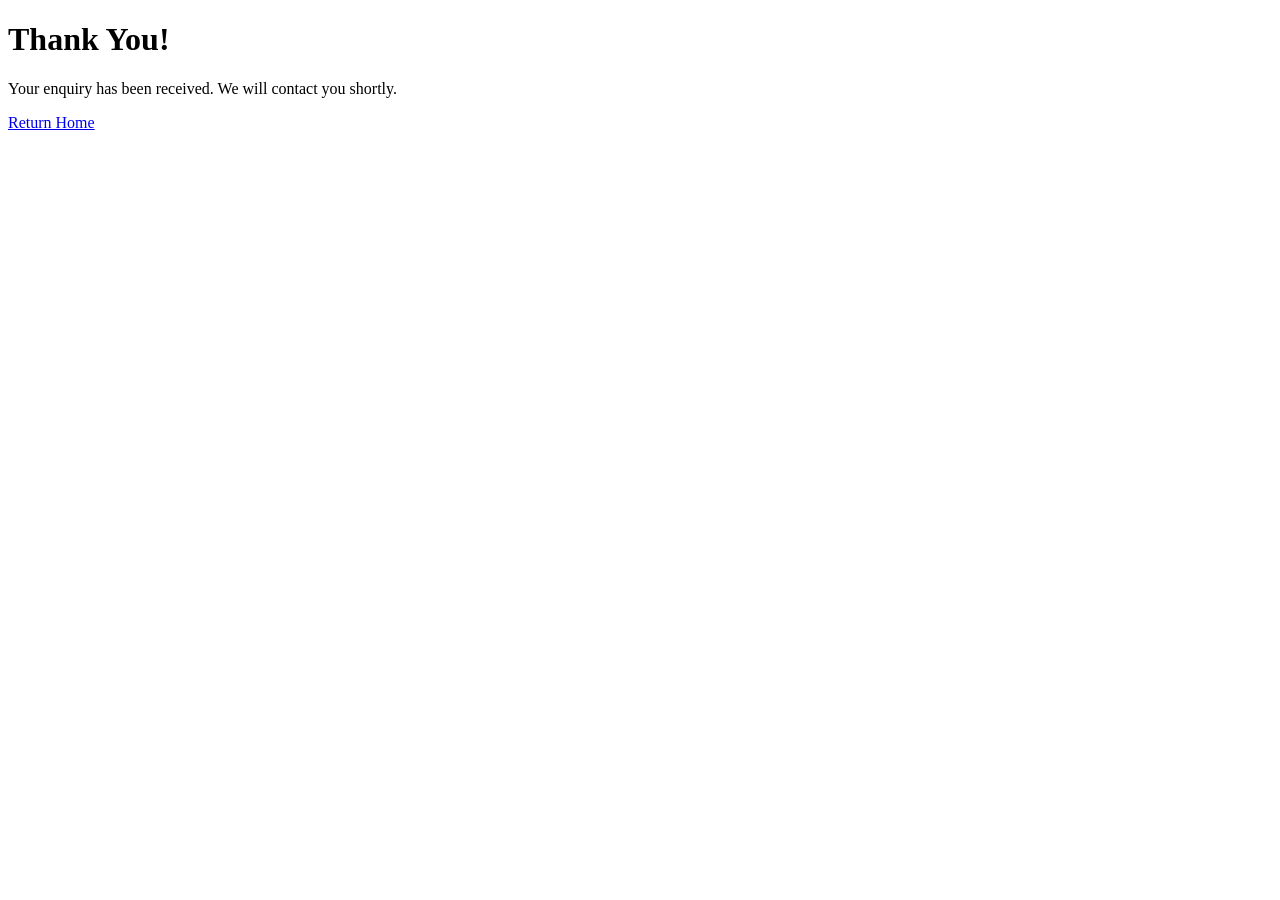
<file: Success.html>
<!DOCTYPE html>
<html>
<head>
    <title>Thank You</title>
</head>

<body>

<h1>Thank You!</h1>

<p>
Your enquiry has been received.
We will contact you shortly.
</p>

<a href="index.html">
Return Home
</a>

</body>
</html>
</file>
<file: style.css>
* {
  margin: 0;
  padding: 0;
  box-sizing: border-box;
}

html {
  scroll-behavior: smooth;
}

body {
  font-family: Inter, Arial, sans-serif;
  background: #FAFAFF;
  color: #30343F;
  line-height: 1.6;
}

h1,
h2,
h3 {
    font-family: "Poppins", sans-serif;
}

.navbar {
  position: sticky;
  top: 0;
  z-index: 100;
  height: 76px;
  padding: 0 8%;
  background: #FAFAFF;
  display: flex;
  align-items: center;
  justify-content: space-between;
  border-bottom: 1px solid #ECECF2;
}

.logo {
    display: flex;
    align-items: center;
    gap: 0px;
}

.logo img {
    width: 80px;
    height: auto;
    display: block;
}

.company-name {
    font-size: 22px;
    font-weight: 700;
    color: #1E2749;
    line-height: 1;
}
nav {
  display: flex;
  align-items: center;
  gap: 28px;
}

nav a {
  text-decoration: none;
  color: #30343F;
  font-weight: 500;
}

.nav-btn,
.primary-btn {
  background: #273469;
  color: white;
  padding: 12px 22px;
  border-radius: 10px;
  text-decoration: none;
  font-weight: 600;
  transition: 0.25s;
    box-shadow:
    0 12px 30px
    rgba(39,52,105,.18);
}

.nav-btn:hover,
.primary-btn:hover {
  background: #1E2749;
  transform: translateY(-2px);
}

.hero {
  min-height: 80vh;
  padding: 80px 8%;
  display: flex;
  flex-direction: column;
  justify-content: center;
  align-items: center;
  text-align: center;

  position: relative;
  overflow: hidden;
    background:
    radial-gradient(
        circle at top left,
        rgba(39,52,105,.08),
        transparent 35%
    ),

    radial-gradient(
        circle at bottom right,
        rgba(158,118,143,.08),
        transparent 35%
    ),

    #FAFAFF;
}

.hero::before {
  content: "";
  position: absolute;

  width: 450px;
  height: 450px;

  top: -150px;
  left: -150px;

  background: rgba(39, 52, 105, 0.03);

  transform: rotate(45deg);

  z-index: 0;
}

.hero::after {
  content: "";
  position: absolute;

  width: 320px;
  height: 320px;

  bottom: 74px;
  right: -150px;

  background: rgba(39, 52, 105, 0.03);

  transform: rotate(65deg);

  z-index: 0;
}

.hero-dots-left,
.hero-dots-right {
  position: absolute;
  width: 120px;
  height: 120px;

  background-image:
    radial-gradient(
      rgba(39,52,105,.12) 1.5px,
      transparent 1.5px
    );

  background-size: 20px 20px;

  z-index: 0;
}

.hero-dots-left {
  left: 40px;
  bottom: 120px;
}

.hero-dots-right {
  right: 40px;
  top: 120px;
}

.hero-logo {
  width: 600px;
  height: auto;
  margin-bottom: 4px;
}

h1 {
  font-size: 56px;
  max-width: 700px;
  color: #1E2749;
  line-height: 1.1;
}

.hero p {
  font-size: 20px;
  margin: 24px 0;
  max-width: 600px;
}

.hero-buttons {
  display: flex;
  gap: 24px;
  align-items: center;
}

.secondary-link {
  color: #273469;
  font-weight: 600;
  text-decoration: none;
}

.section {
  padding: 90px 8%;
}

.section h2 {
  text-align: center;
  font-size: 40px;
  color: #1E2749;
  margin-bottom: 48px;
}

.card-grid {
  display: grid;
  gap: 28px;
}

.three {
  grid-template-columns: repeat(3, 1fr);
}

.four {
  grid-template-columns: repeat(2, 1fr);
}

.card,
.subject-card,
.testimonial,
.pricing-card {
  background: white;
  border: 1px solid #ECECF2;
  border-radius: 20px;
  padding: 34px 26px;
  text-align: center;
  box-shadow: 0 8px 24px rgba(0,0,0,.05);
  transition: 0.25s;
}



.pricing-card:hover {
  transform: translateY(-6px);
  box-shadow: 0 14px 32px rgba(0,0,0,.08);
}

.pricing-grid {
  display: grid;
  grid-template-columns: repeat(4, 1fr);
  gap: 24px;
  max-width: 1400px;
  margin: 0 auto;
}

.pricing-type {
  color: #273469;
  font-weight: 700;
  margin-bottom: 16px;
}

.pricing-desc {
  color: #30343F;
  font-size: 15px;
  margin-bottom: 24px;
}

.pricing-card ul {
  list-style: none;
  text-align: left;
  margin: 24px 0 32px;
  padding: 0;
}

.pricing-card li {
  margin-bottom: 10px;
}

@media (max-width: 1200px) {
  .pricing-grid {
    grid-template-columns: repeat(2, 1fr);
  }
}

@media (max-width: 700px) {
  .pricing-grid {
    grid-template-columns: 1fr;
  }
}

.card h3,
.subject-card h3,
.pricing-card h3 {
  color: #1E2749;
  margin-bottom: 12px;
}

.icon {
  font-size: 32px;
  margin-bottom: 16px;
}

.pricing-card {
  max-width: 450px;
  margin: 0 auto;
  border-radius: 20px;
  text-align: center;
}

.price {
  font-size: 48px;
  font-weight: 700;
  color: #273469;
  margin: 20px 0;
}

.price span {
  font-size: 18px;
  color: #30343F;
}

.pricing-card ul,
.subject-card ul {
  list-style: none;
  margin: 24px 0;
}

.subject-card {
  transition: 0.25s;
}

.subject-card {
  text-align: left;
  padding: 36px;
  min-height: 280px;
  position: relative;
}

.subject-card h3 {
  font-size: 22px;
  margin-bottom: 6px;
}

.subject-card p {
  color: #9E768F;
  font-weight: 700;
  margin-bottom: 24px;
}

.subject-card ul {
  display: grid;
  gap: 10px;
  margin: 0;
  padding: 0;
}

.subject-card li {
  background: #FAFAFF;
  border: 1px solid #ECECF2;
  border-radius: 999px;
  padding: 8px 14px;
  font-size: 15px;
  width: fit-content;
}


.subject-card:hover {
  background: #273469;
  color: white;
  transform: translateY(-4px);
}

.subject-card:hover h3,
.subject-card:hover p {
  color: white;
}

.subject-card:hover li {
  background: rgba(255,255,255,0.12);
  border-color: rgba(255,255,255,0.25);
  color: white;
}

.subject-card:hover h3 {
  color: white;
}

.about {
  display: grid;
  grid-template-columns: 1fr 1fr;
  gap: 56px;
  align-items: start;
}

.about-left {
  display: flex;
  flex-direction: column;
  gap: 24px;
}

.about-info-card {
  background: white;
  border: 1px solid #ECECF2;
  border-radius: 20px;
  padding: 32px;
  box-shadow: 0 8px 24px rgba(0,0,0,.05);
}

.about-info-card h3 {
  color: #1E2749;
  font-size: 26px;
  margin-bottom: 16px;
}

.about-info-card p {
  margin-bottom: 14px;
  font-size: 17px;
}

.about-right p {
  font-size: 17px;
  margin-bottom: 20px;
}

.about h2 {
  text-align: left;
}


.highlight-box {
  margin-top: 24px;
  padding: 24px;
  background: #9E768F15;
  border-left: 4px solid #9E768F;
  border-radius: 14px;
  display: flex;
  flex-direction: column;
  gap: 8px;
}

.booking {
  background: #273469;
  padding: 90px 8%;
  text-align: center;
}

.booking h2 {
  color: white;
  font-size: 40px;
  margin-bottom: 40px;
}

form {
  max-width: 650px;
  margin: 0 auto;
  display: grid;
  gap: 16px;
}

input,
textarea {
  padding: 16px;
  border-radius: 10px;
  border: none;
  font: inherit;
}

textarea {
  min-height: 120px;
  resize: vertical;
}

button {
  background: #9E768F;
  color: white;
  border: none;
  padding: 16px;
  border-radius: 10px;
  font-weight: 700;
  cursor: pointer;
  transition: 0.25s;
}

button:hover {
  opacity: 0.9;
}

footer {
  background: #1E2749;
  color: #FAFAFF;
  padding: 50px 8%;
  display: grid;
  grid-template-columns: repeat(3, 1fr);
  gap: 32px;
}

footer a {
  display: block;
  color: #FAFAFF;
  text-decoration: none;
  margin-bottom: 8px;
}

.copyright {
  grid-column: 1 / -1;
  border-top: 1px solid rgba(255,255,255,.15);
  padding-top: 20px;
  margin-top: 20px;
  font-size: 14px;
}

.faq-container {
  max-width: 900px;
  margin: 0 auto;
  display: grid;
  gap: 16px;
}

.faq-item {
  background: white;
  border: 1px solid #ECECF2;
  border-radius: 16px;
  padding: 0;
  box-shadow: 0 8px 24px rgba(0,0,0,.05);
  overflow: hidden;
}

.faq-item summary {
  cursor: pointer;
  padding: 22px 26px;
  font-weight: 700;
  color: #1E2749;
  font-size: 18px;
  list-style: none;
  position: relative;
}

.faq-item summary::-webkit-details-marker {
  display: none;
}

.faq-item summary::after {
  content: "+";
  position: absolute;
  right: 26px;
  font-size: 24px;
  color: #273469;
}

.faq-item[open] summary::after {
  content: "−";
}

.faq-item p {
  padding: 0 26px 24px;
  color: #30343F;
  font-size: 16px;
}

.pricing-note {
  max-width: 850px;
  margin: -20px auto 40px;
  text-align: center;
  font-size: 17px;
  color: #30343F;
  line-height: 1.7;
}

@media (max-width: 900px) {
  nav {
    display: none;
  }

  h1 {
    font-size: 40px;
  }

  .three,
  .four,
  .about {
    grid-template-columns: 1fr;
  }

  .about h2 {
    text-align: center;
  }
}

@media (max-width: 600px) {
  h1 {
    font-size: 32px;
  }

  .hero p {
    font-size: 18px;
  }

  .hero-buttons {
    flex-direction: column;
  }

  .section h2,
  .booking h2 {
    font-size: 32px;
  }

  footer {
    grid-template-columns: 1fr;
  }
}

.hero {
  background:
    radial-gradient(circle at top left, rgba(39, 52, 105, 0.07), transparent 38%),
    radial-gradient(circle at bottom right, rgba(158, 118, 143, 0.08), transparent 38%),
    #FAFAFF;
}

.trust-bar {
  display: flex;
  flex-wrap: wrap;
  justify-content: center;
  gap: 14px;
  margin: 8px 0 30px;
}

.trust-bar span {
  background: white;
  border: 1px solid #ECECF2;
  border-radius: 999px;
  padding: 9px 16px;
  font-size: 14px;
  font-weight: 600;
  color: #273469;
  box-shadow: 0 6px 18px rgba(0,0,0,.04);
}

.stats-section {
  display: grid;
  grid-template-columns: repeat(4, 1fr);
  gap: 24px;
  padding: 36px 8%;
  background: white;
  border-top: 1px solid #ECECF2;
  border-bottom: 1px solid #ECECF2;
}

.stat {
  text-align: center;
}

.stat h3 {
  font-size: 36px;
  color: #273469;
  margin-bottom: 4px;
}

.stat p {
  font-weight: 600;
  color: #30343F;
}

.popular {
  position: relative;
  border: 2px solid #273469;
}

.popular-badge {
  position: absolute;
  top: -14px;
  left: 50%;
  transform: translateX(-50%);
  background: #273469;
  color: white;
  padding: 6px 14px;
  border-radius: 999px;
  font-size: 12px;
  font-weight: 700;
  text-transform: uppercase;
}

.how-it-works {
  background: white;
}

.steps-grid {
  display: grid;
  grid-template-columns: repeat(4, 1fr);
  gap: 24px;
}

.step-card {
  background: #FAFAFF;
  border: 1px solid #ECECF2;
  border-radius: 20px;
  padding: 30px;
  text-align: center;
  box-shadow: 0 8px 24px rgba(0,0,0,.04);
}

.step-card span {
  display: inline-flex;
  justify-content: center;
  align-items: center;
  width: 42px;
  height: 42px;
  background: #273469;
  color: white;
  border-radius: 50%;
  font-weight: 700;
  margin-bottom: 18px;
}

.step-card h3 {
  color: #1E2749;
  margin-bottom: 12px;
}

.final-cta {
  background: #1E2749;
  color: white;
  text-align: center;
  padding: 80px 8%;
}

.final-cta h2 {
  font-size: 42px;
  margin-bottom: 16px;
}

.final-cta p {
  max-width: 650px;
  margin: 0 auto 28px;
  font-size: 18px;
}

.cta-light-btn {
  display: inline-block;
  background: #9E768F;
  color: white;
  padding: 14px 26px;
  border-radius: 10px;
  text-decoration: none;
  font-weight: 700;
}

.pricing-card {
  display: flex;
  flex-direction: column;
}

.pricing-card .primary-btn {
  margin-top: auto;
  align-self: center;
}

@media (max-width: 1000px) {
  .stats-section,
  .steps-grid {
    grid-template-columns: repeat(2, 1fr);
  }
}

@media (max-width: 650px) {
  .stats-section,
  .steps-grid {
    grid-template-columns: 1fr;
  }

  .final-cta h2 {
    font-size: 32px;
  }
}

.stats-section {
    display: grid;
    grid-template-columns: repeat(4, 1fr);
    gap: 24px;

    padding: 40px 8%;

    background: white;

    border-top: 1px solid #ECECF2;
    border-bottom: 1px solid #ECECF2;
}

.stat {
    text-align: center;
}

.stat h3 {
    font-size: 36px;
    color: #273469;
    margin-bottom: 4px;
}

.stat p {
    color: #30343F;
    font-weight: 600;
}

.why-section {
    background: #FAFAFF;
}

.why-section .card {
    text-align: left;
}

.why-icon {
    width: 56px;
    height: 56px;

    display: flex;
    align-items: center;
    justify-content: center;

    background: rgba(158, 118, 143, 0.12);

    border-radius: 14px;

    font-size: 24px;

    margin-bottom: 18px;
}

.why-section h3 {
    color: #1E2749;
    margin-bottom: 12px;
}

.why-section p {
    color: #30343F;
    line-height: 1.7;
}

@media (max-width: 900px) {

    .stats-section {
        grid-template-columns: repeat(2, 1fr);
    }

}

@media (max-width: 600px) {

    .stats-section {
        grid-template-columns: 1fr;
    }

}

.section {
    position: relative;
}

.section::after {
    content: "";
    position: absolute;
    bottom: 0;
    left: 50%;
    transform: translateX(-50%);
    width: 180px;
    height: 1px;
    background: rgba(39,52,105,.12);
}

.subject-card,
.pricing-card,
.card {
    transition: all .25s ease;
}

.subject-card:hover,
.pricing-card:hover,
.card:hover {
    transform: translateY(-8px);
}

.gradient-text {
    background: linear-gradient(
        135deg,
        #273469,
        #9E768F
    );

    background-clip: text;      /* add this */
    -webkit-background-clip: text;

    color: transparent;         /* add this */
    -webkit-text-fill-color: transparent;
}

.card,
.subject-card,
.pricing-card,
.faq-item {
    backdrop-filter: blur(10px);
    border: 1px solid rgba(255,255,255,.4);
}

.section-light {
    background: #FAFAFF;
}

.section-white {
    background: white;
}

.group-card {
  max-width: 1100px;
  margin: 0 auto;
  display: grid;
  grid-template-columns: 1.2fr 0.8fr;
  gap: 28px;
  background: white;
  border: 1px solid #ECECF2;
  border-radius: 24px;
  padding: 40px;
  box-shadow: 0 8px 24px rgba(0,0,0,.05);
}

.group-card ul {
  list-style: none;
  margin-top: 20px;
}

.group-card li {
  margin-bottom: 12px;
}

.group-highlight {
  background: #273469;
  color: white;
  border-radius: 20px;
  padding: 32px;
}

.group-highlight h3 {
  color: white;
}

.group-highlight p {
  margin: 16px 0 24px;
}

.group-highlight .primary-btn {
  background: #9E768F;
}

@media (max-width: 800px) {
  .group-card {
    grid-template-columns: 1fr;
  }
}

.section-subtitle {
    text-align: center;
    max-width: 700px;
    margin: 0 auto 50px;
    color: #5C6270;
    font-size: 18px;
    line-height: 1.7;
}
</file>
